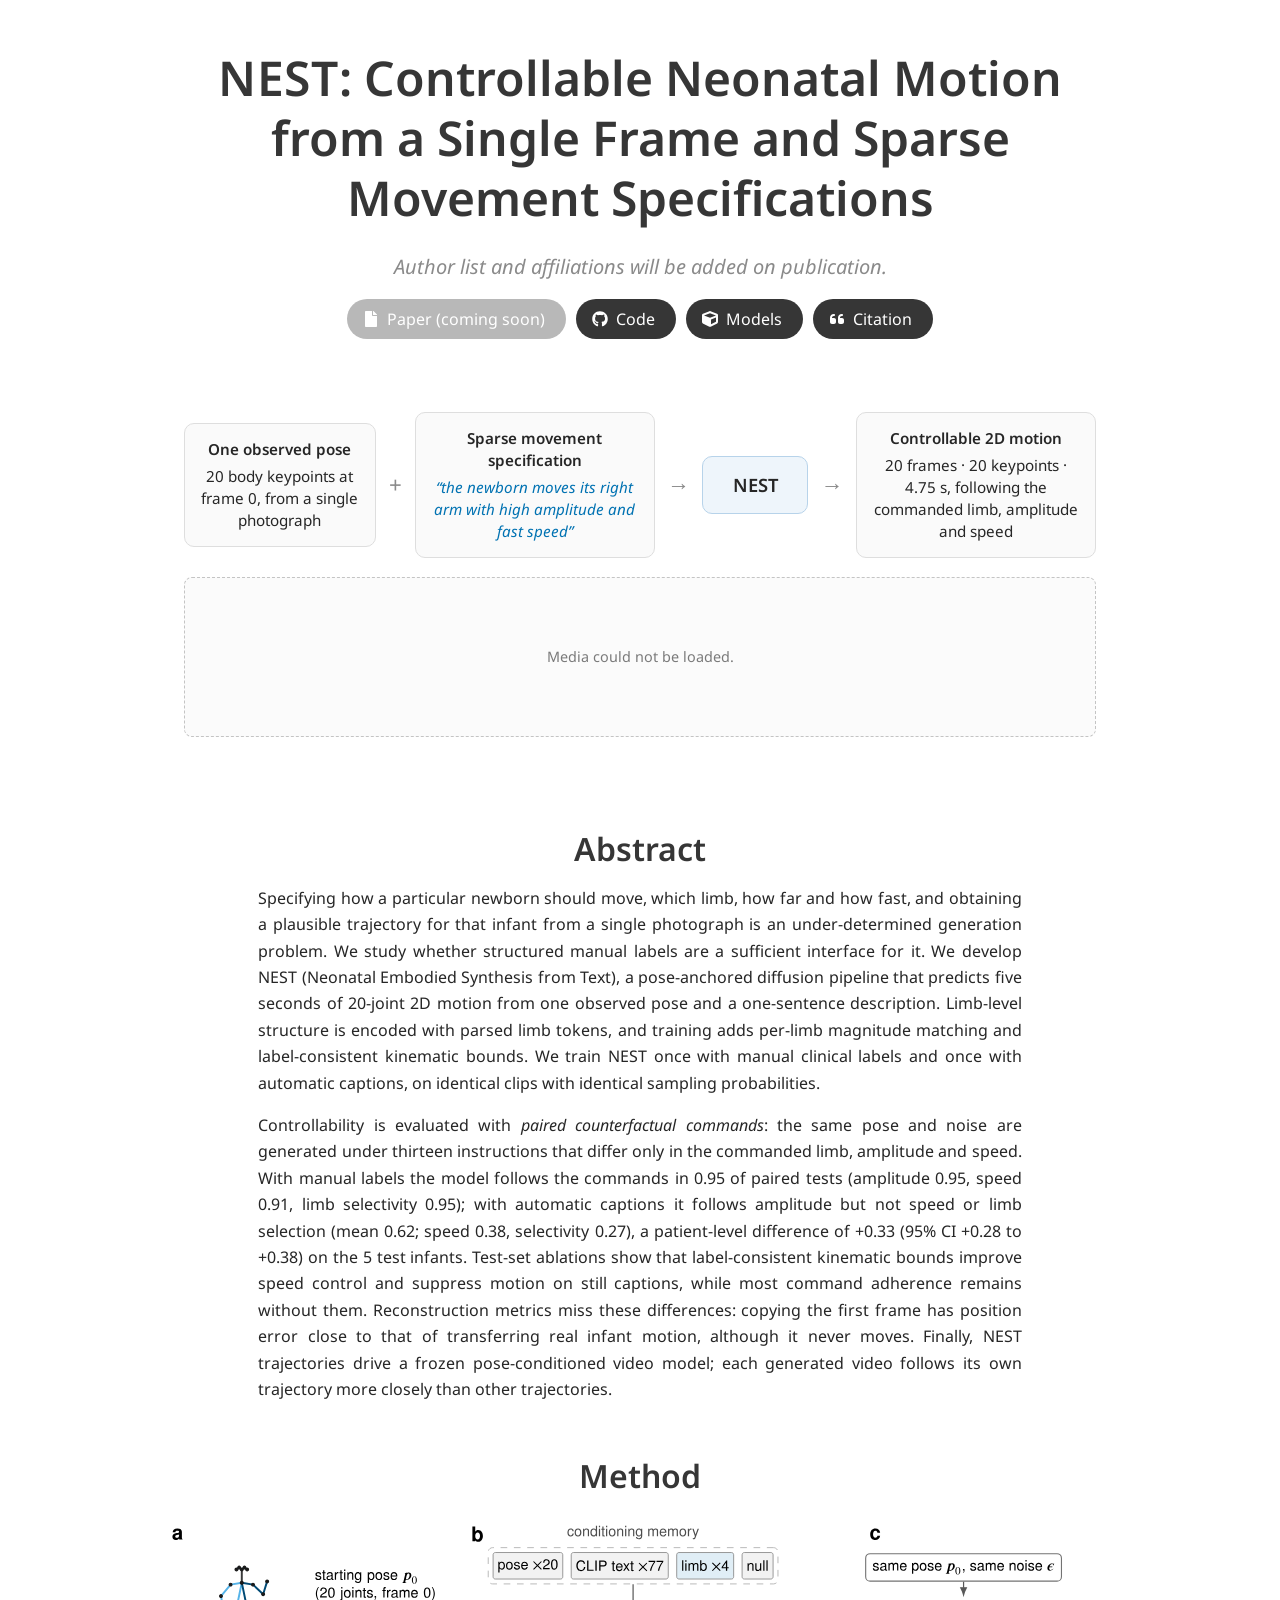
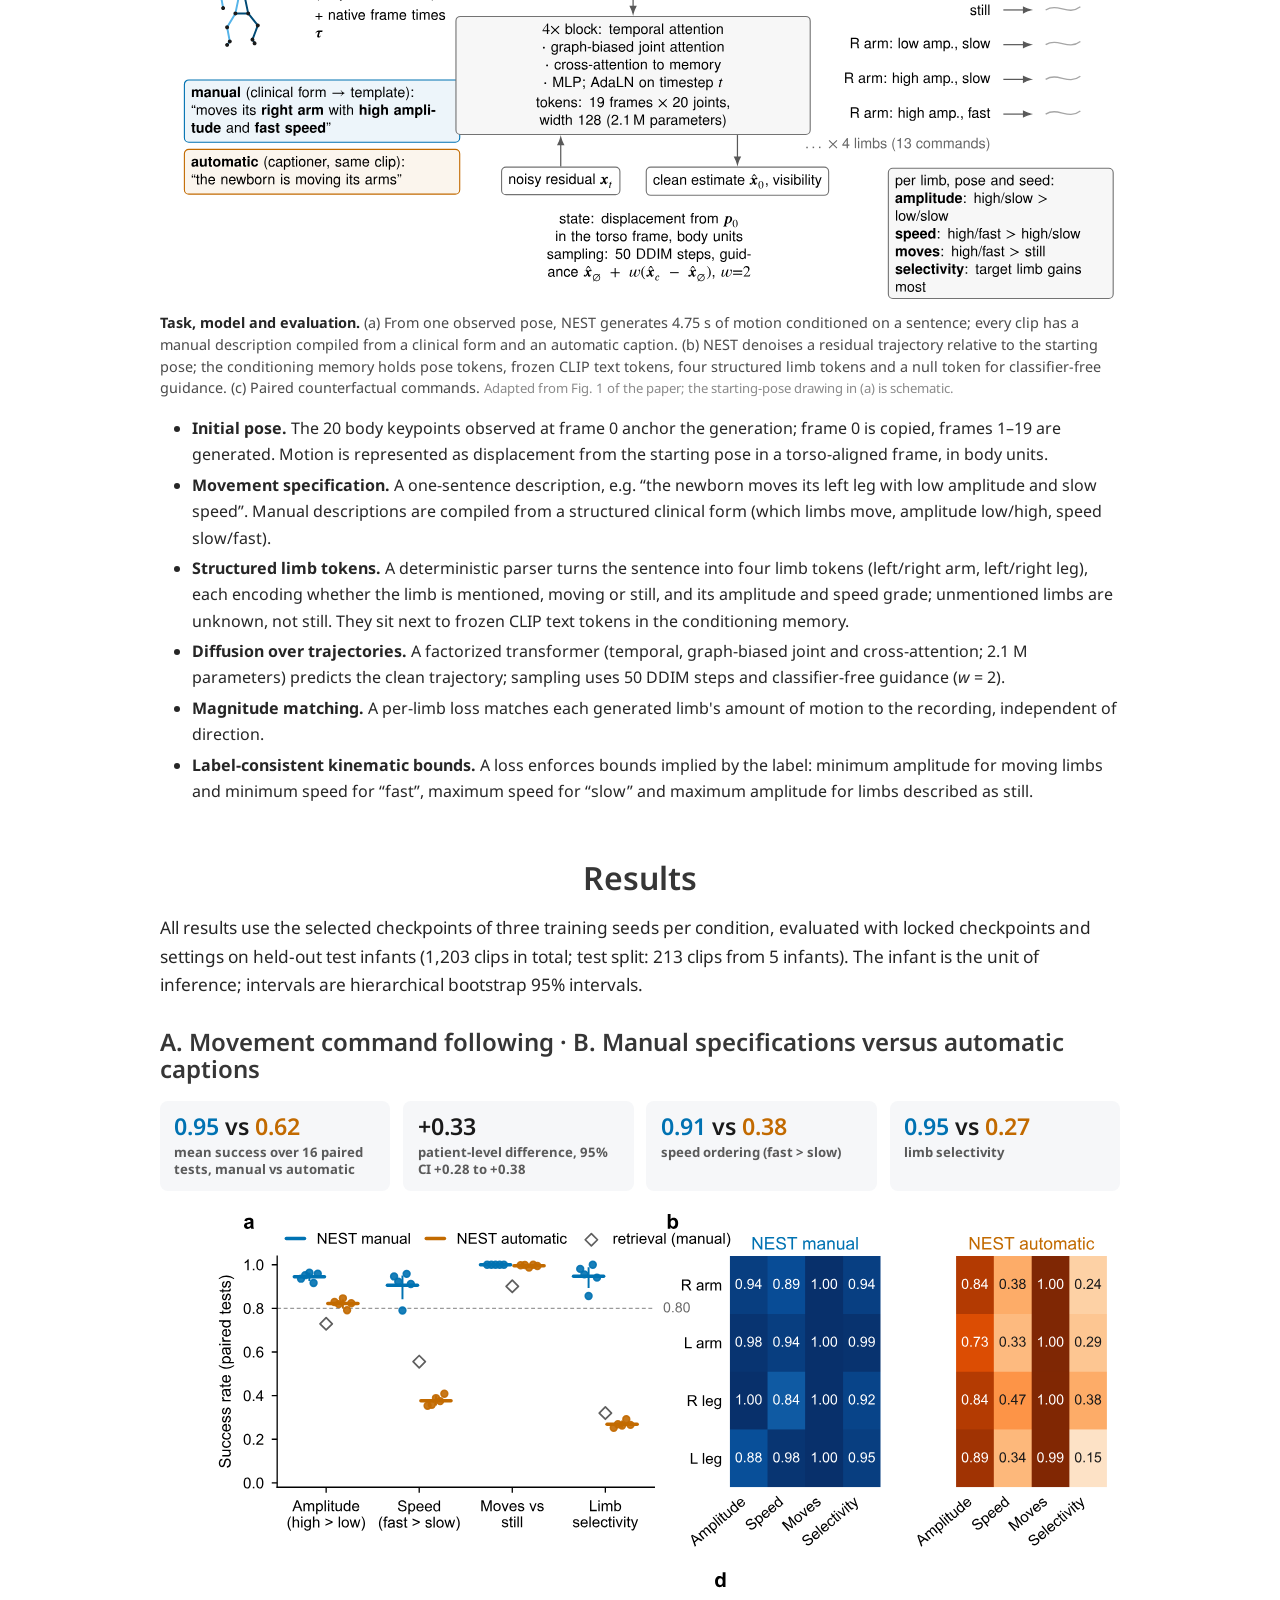
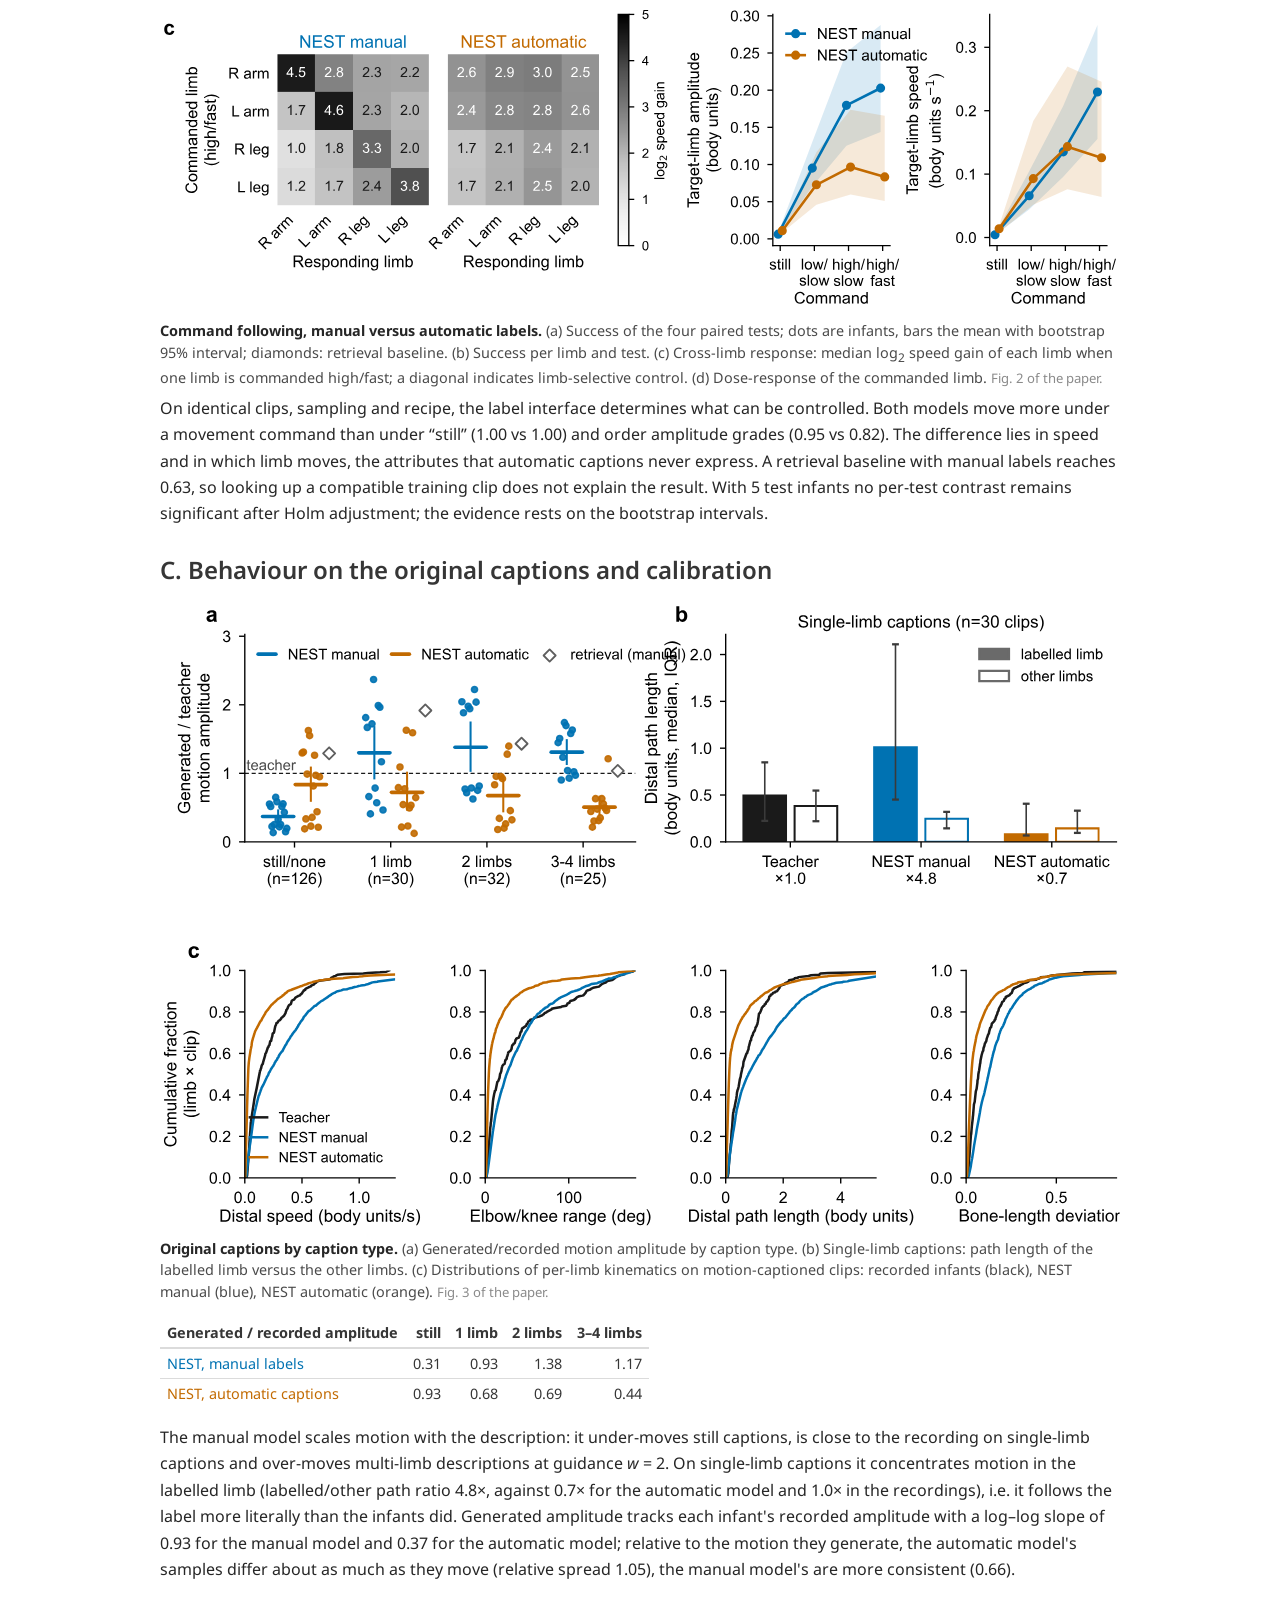
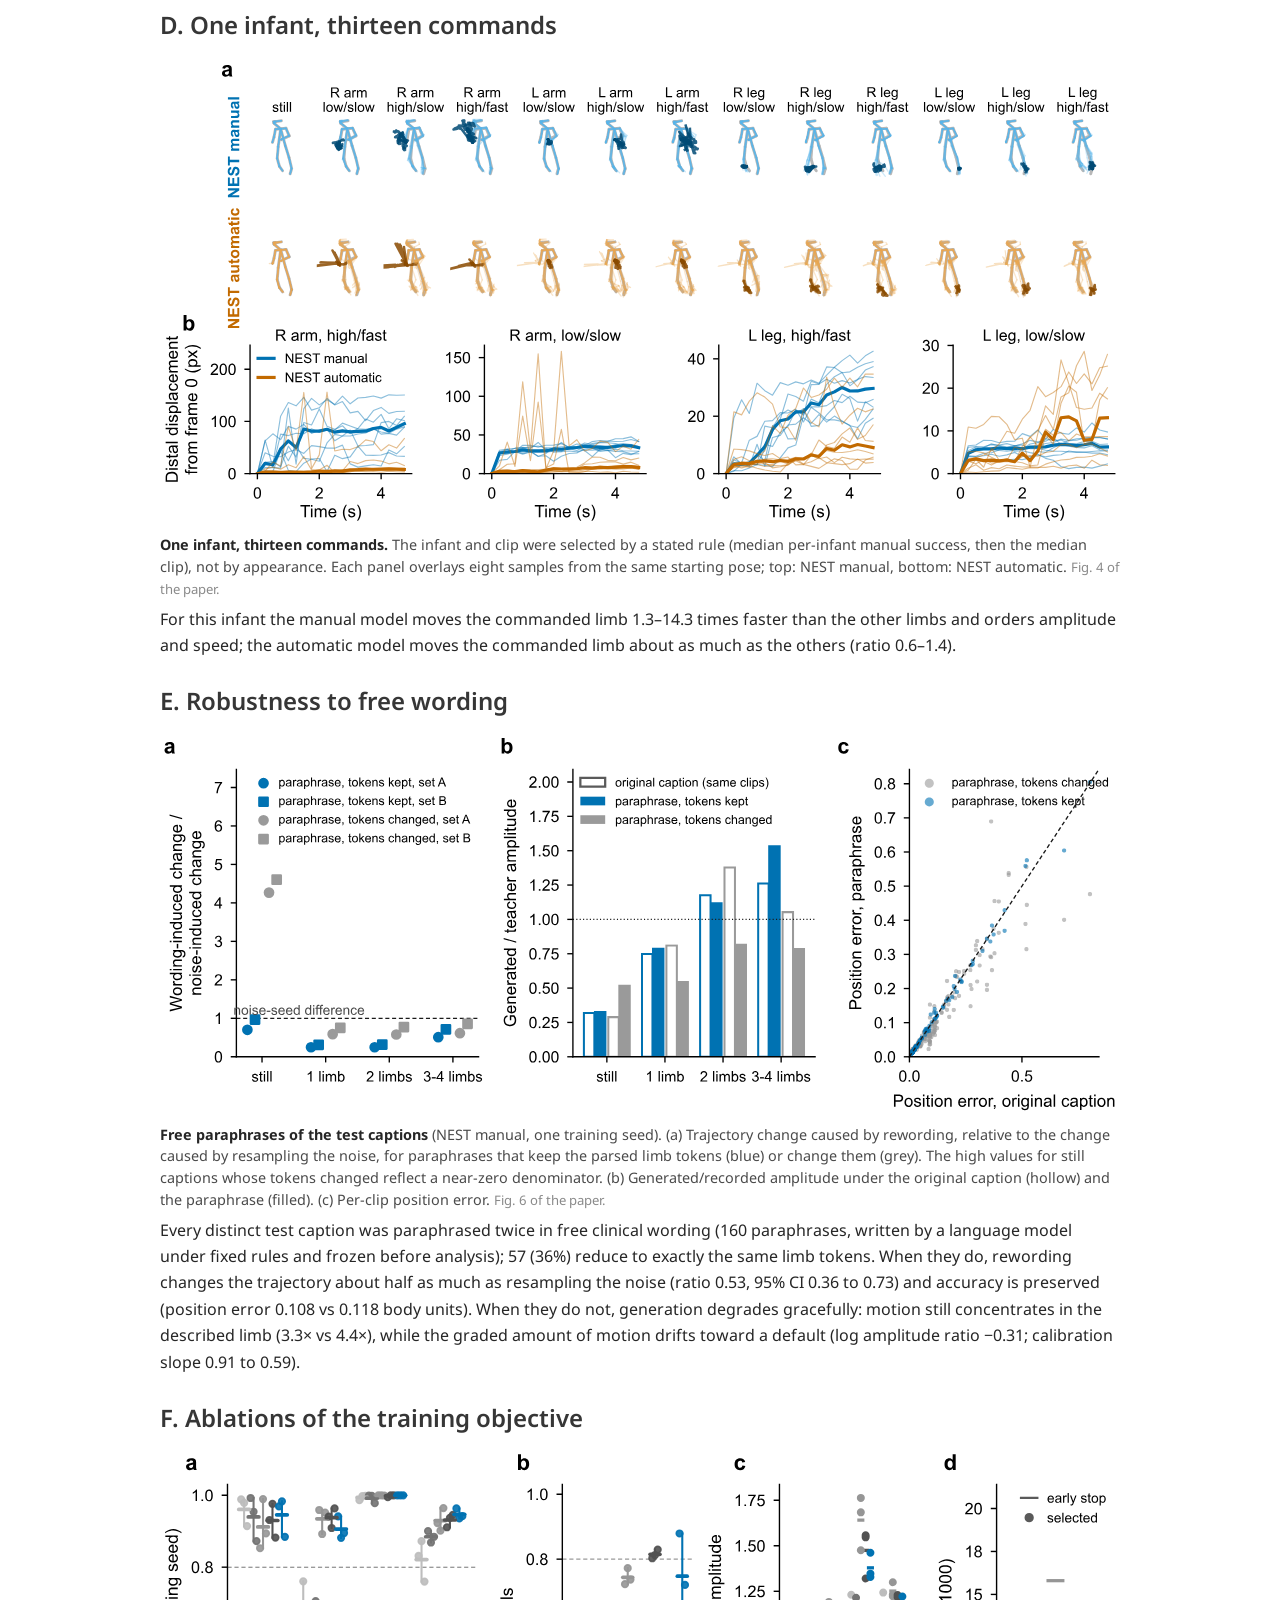
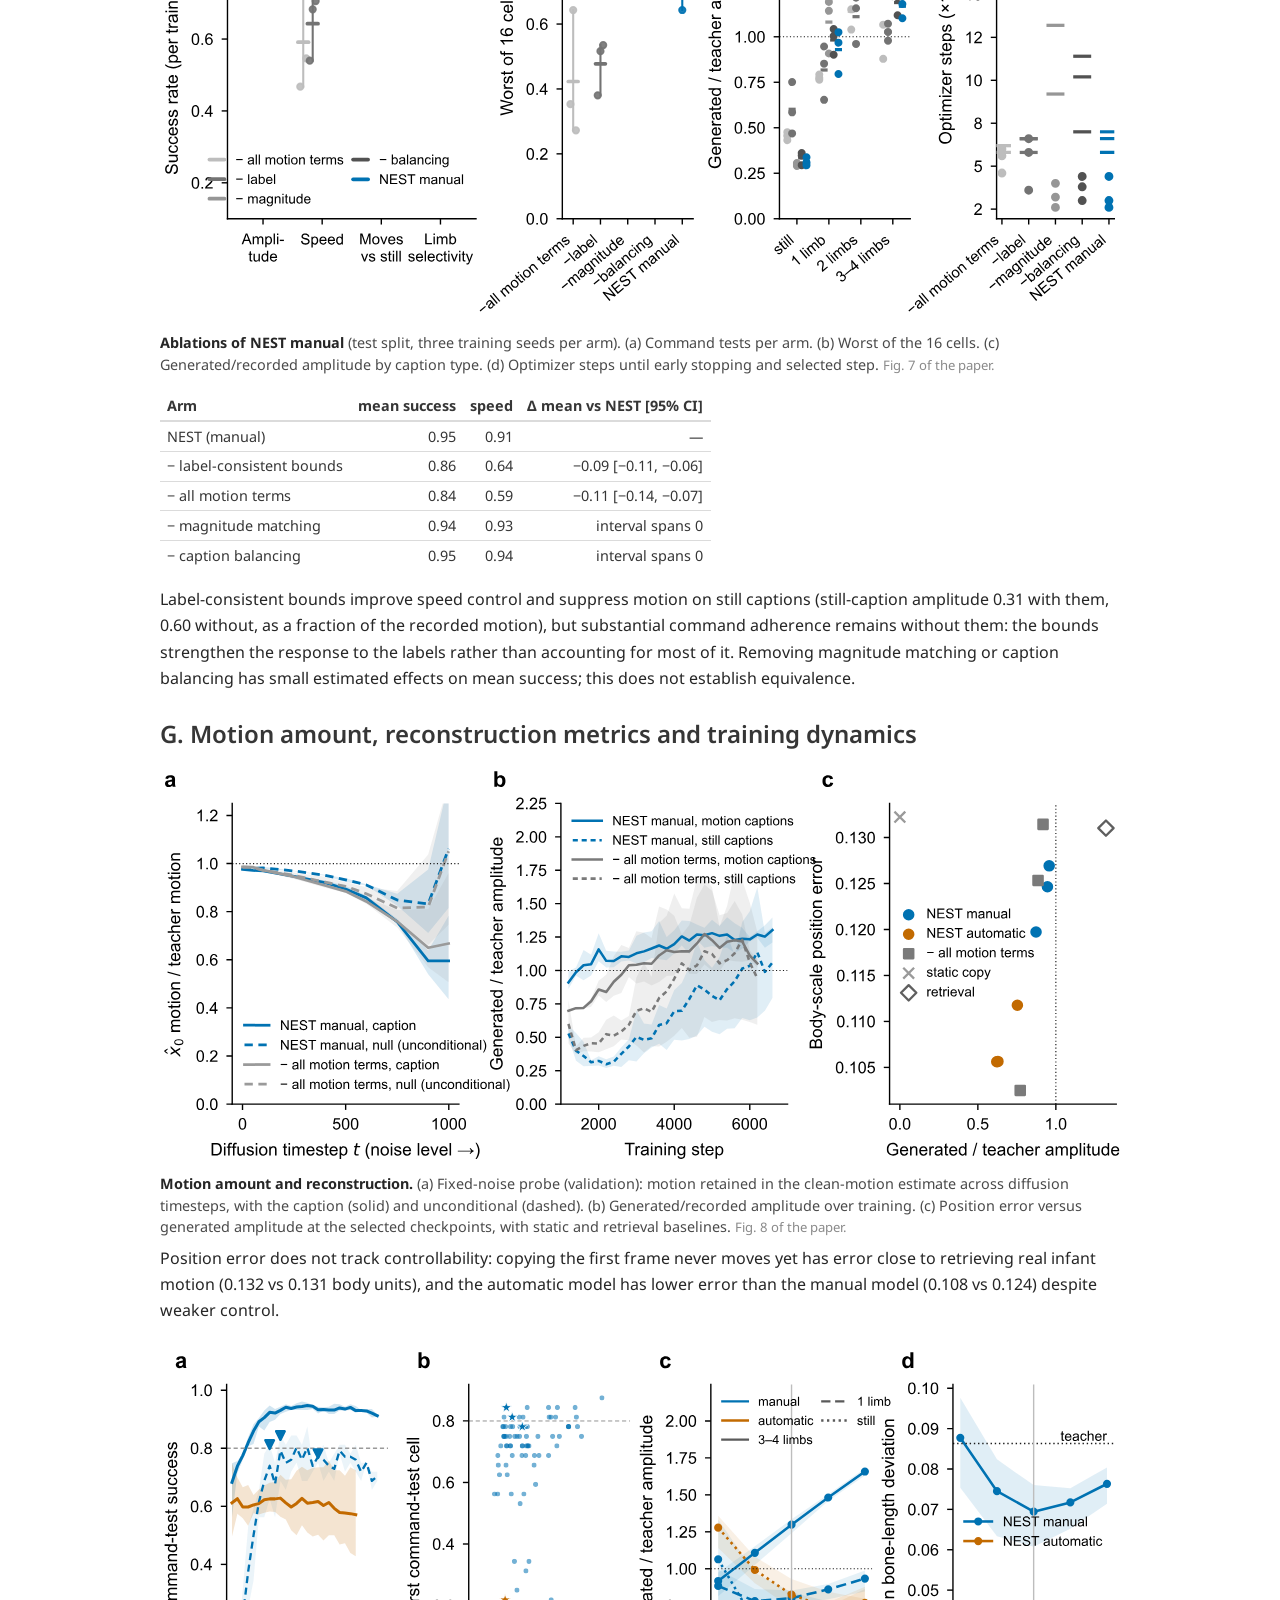
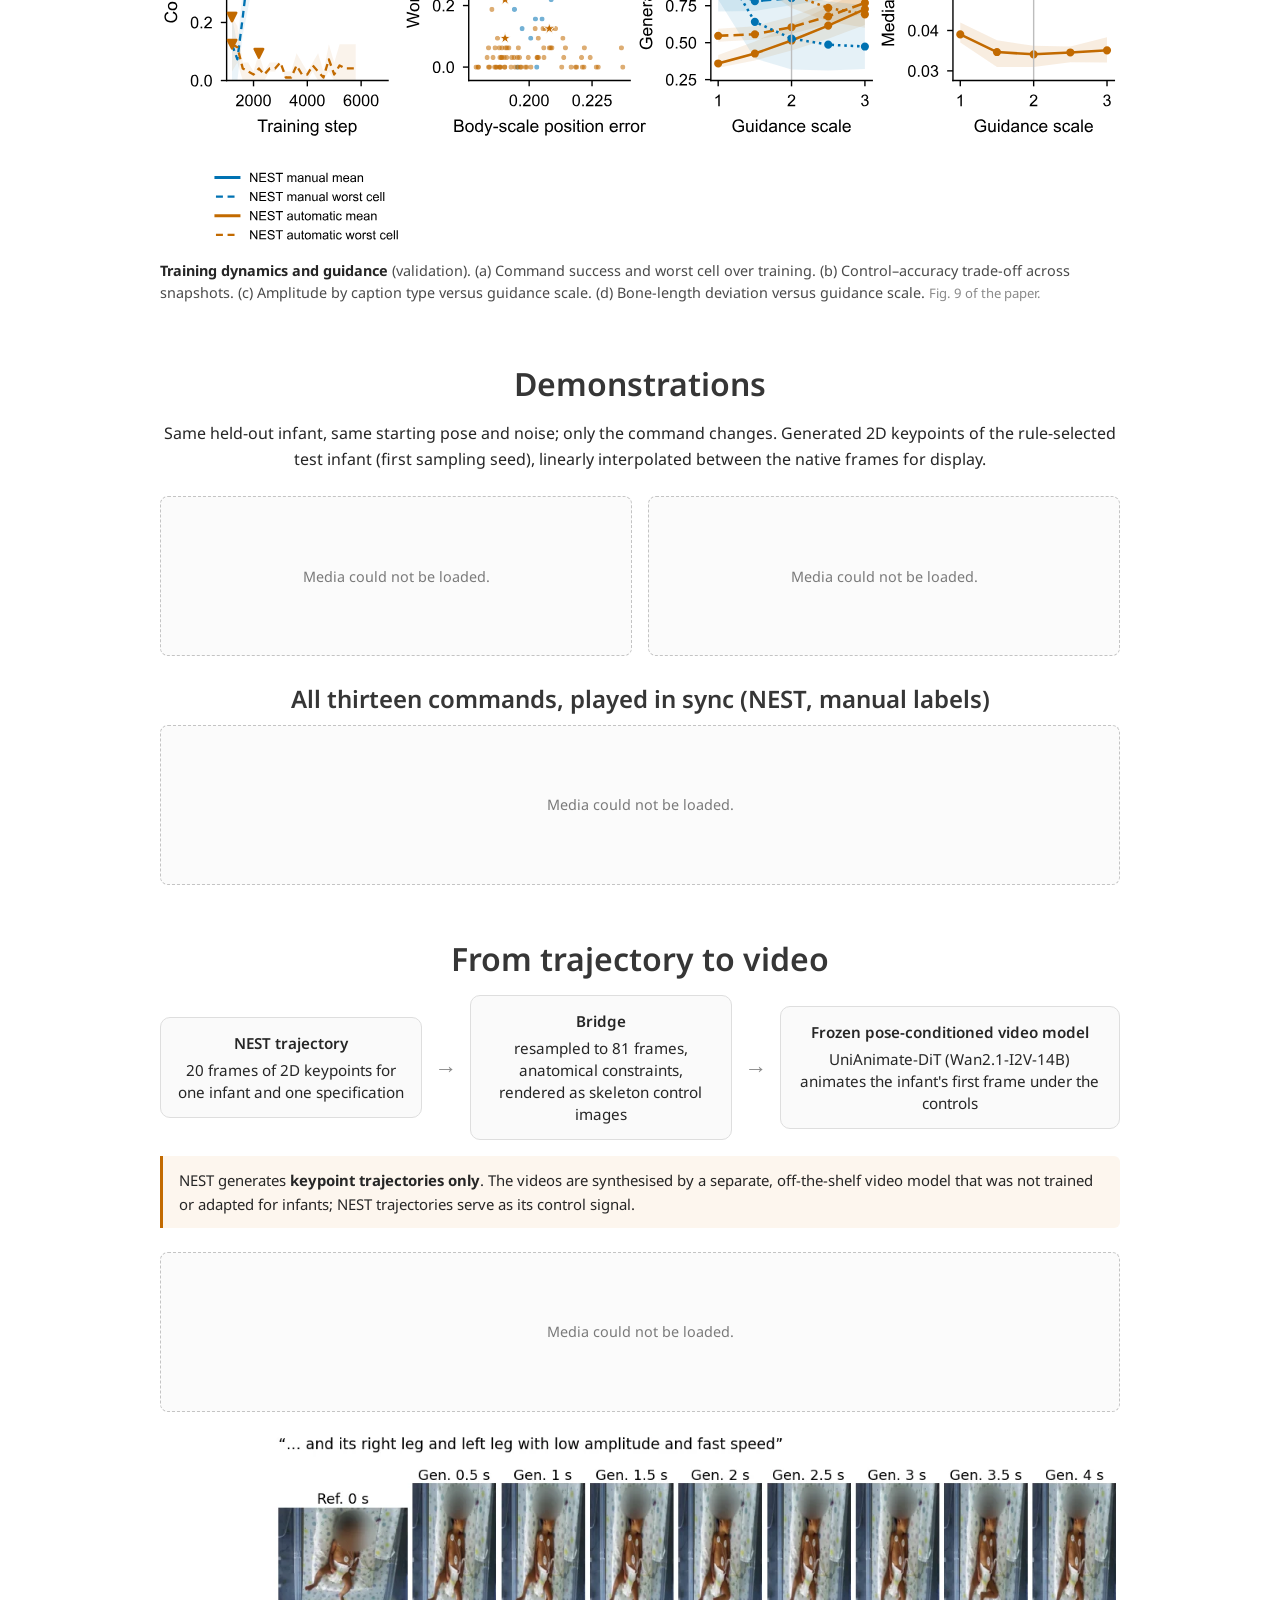
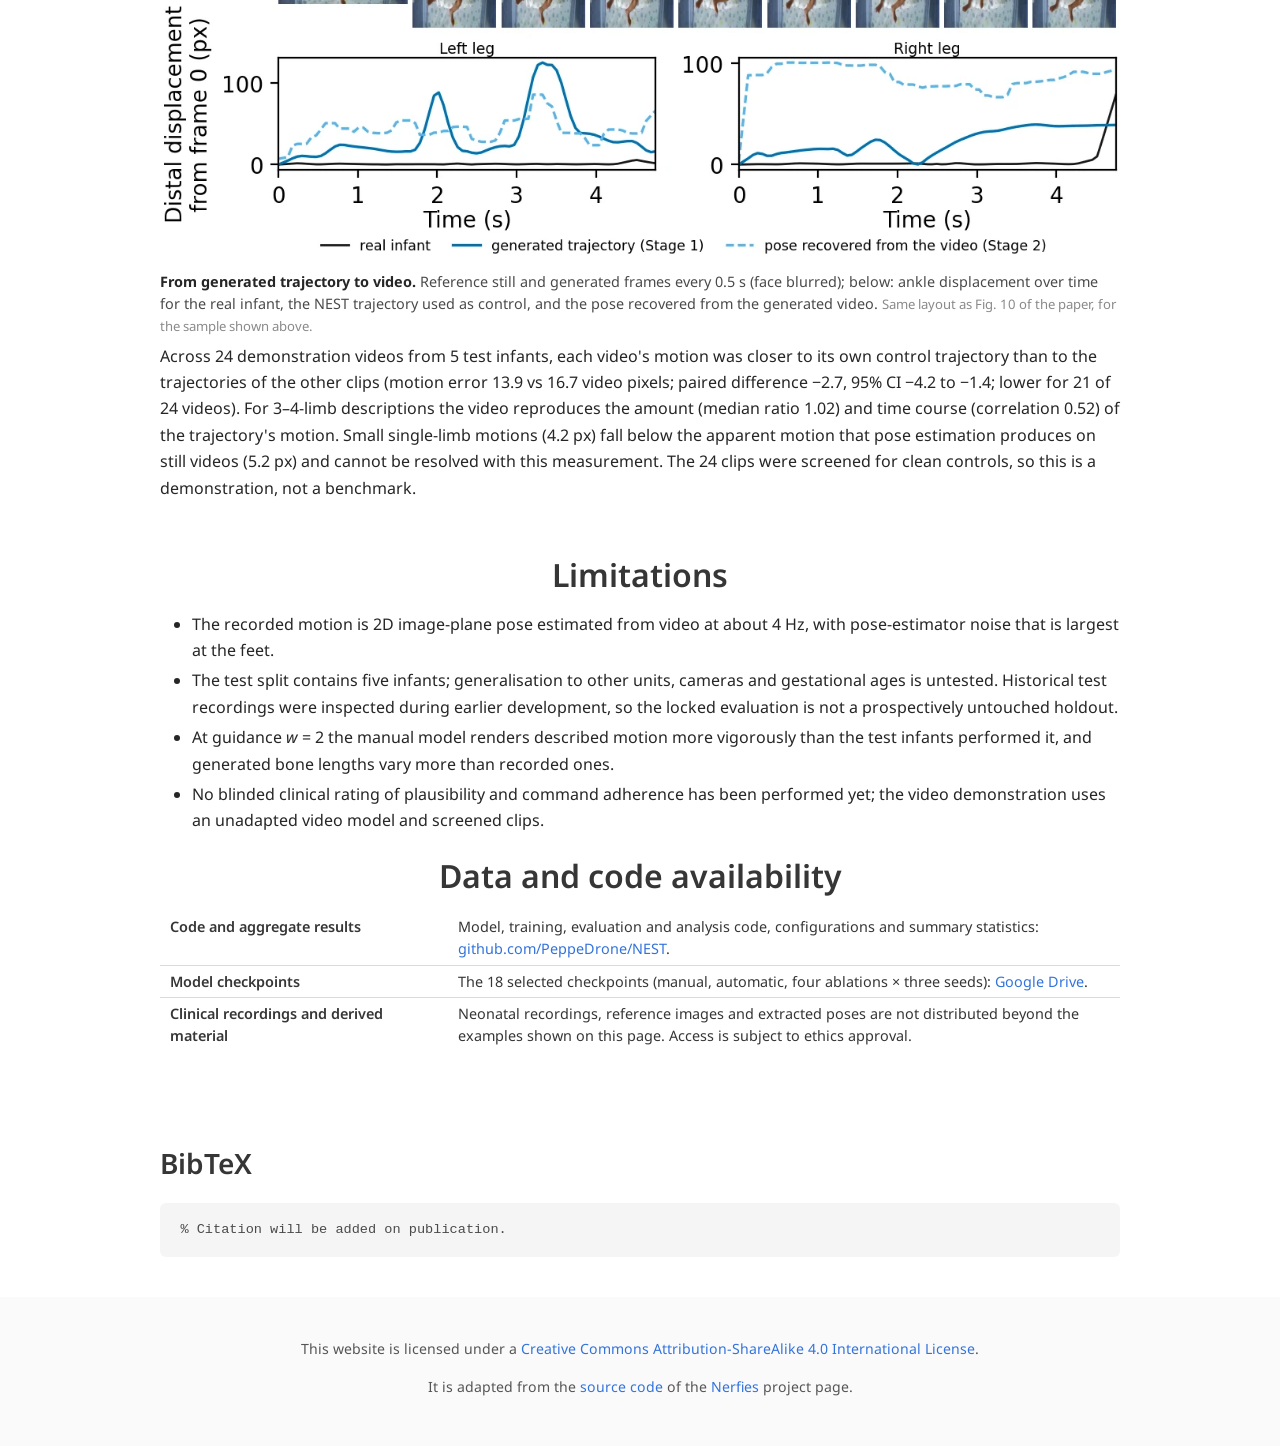
<file: project-page/index.html>
<!DOCTYPE html>
<html lang="en">
<head>
  <meta charset="utf-8">
  <meta name="viewport" content="width=device-width, initial-scale=1">
  <title>NEST: Controllable Neonatal Motion from a Single Frame and Sparse Movement Specifications</title>
  <meta name="description"
        content="NEST generates 4.75 s of 2D neonatal motion (20 frames, 20 body keypoints) from one observed pose and a sparse movement specification of limb, amplitude and speed.">
  <meta name="keywords"
        content="NEST, neonatal movement, infant motion generation, motion diffusion, controllable generation, classifier-free guidance, counterfactual evaluation, sparse movement specifications, pose-conditioned video">
  <meta property="og:type" content="website">
  <meta property="og:title" content="NEST: Controllable Neonatal Motion from a Single Frame and Sparse Movement Specifications">
  <meta property="og:description"
        content="Pose-anchored diffusion that turns one neonatal pose and a limb-level movement specification into a controllable 2D motion trajectory.">
  <meta property="og:url" content="https://peppedrone.github.io/NEST/">
  <meta property="og:image" content="https://peppedrone.github.io/NEST/static/images/og_image.png">
  <meta name="twitter:card" content="summary_large_image">
  <link rel="icon" href="./static/images/favicon.svg" type="image/svg+xml">

  <link href="https://fonts.googleapis.com/css2?family=Noto+Sans:wght@400;600;700&display=swap" rel="stylesheet">
  <link rel="stylesheet" href="./static/css/bulma.min.css">
  <link rel="stylesheet" href="./static/css/index.css">
  <script defer src="./static/js/index.js"></script>
</head>
<body>

<!-- ============================================================ HERO -->
<section class="hero">
  <div class="hero-body">
    <div class="container is-max-desktop">
      <div class="columns is-centered">
        <div class="column has-text-centered">
          <h1 class="title is-1 publication-title"><span class="nest">NEST</span>: Controllable Neonatal Motion from a Single Frame and Sparse Movement Specifications</h1>
          <div class="is-size-5 publication-authors">
            <span class="author-block placeholder-note">Author list and affiliations will be added on publication.</span>
          </div>

          <div class="column has-text-centered">
            <div class="publication-links">
              <span class="link-block">
                <a class="button is-normal is-rounded is-dark is-unavailable" aria-disabled="true" title="The paper is not yet publicly available">
                  <span class="icon"><svg viewBox="0 0 384 512" aria-hidden="true"><path d="M224 136V0H24C10.7 0 0 10.7 0 24v464c0 13.3 10.7 24 24 24h336c13.3 0 24-10.7 24-24V160H248c-13.2 0-24-10.8-24-24zm160-14.1v6.1H256V0h6.1c6.4 0 12.5 2.5 17 7l97.9 98c4.5 4.5 7 10.6 7 16.9z"/></svg></span>
                  <span>Paper (coming soon)</span>
                </a>
              </span>
              <span class="link-block">
                <a class="button is-normal is-rounded is-dark" href="https://github.com/PeppeDrone/NEST" title="Source code on GitHub">
                  <span class="icon"><svg viewBox="0 0 496 512" aria-hidden="true"><path d="M165.9 397.4c0 2-2.3 3.6-5.2 3.6-3.3.3-5.6-1.3-5.6-3.6 0-2 2.3-3.6 5.2-3.6 3-.3 5.6 1.3 5.6 3.6zm-31.1-4.5c-.7 2 1.3 4.3 4.3 4.9 2.6 1 5.6 0 6.2-2s-1.3-4.3-4.3-5.2c-2.6-.7-5.5.3-6.2 2.3zm44.2-1.7c-2.9.7-4.9 2.6-4.6 4.9.3 2 2.9 3.3 5.9 2.6 2.9-.7 4.9-2.6 4.6-4.6-.3-1.9-3-3.2-5.9-2.9zM244.8 8C106.1 8 0 113.3 0 252c0 110.9 69.8 205.8 169.5 239.2 12.8 2.3 17.3-5.6 17.3-12.1 0-6.2-.3-40.4-.3-61.4 0 0-70 15-84.7-29.8 0 0-11.4-29.1-27.8-36.6 0 0-22.9-15.7 1.6-15.4 0 0 24.9 2 38.6 25.8 21.9 38.6 58.6 27.5 72.9 20.9 2.3-16 8.8-27.1 16-33.7-55.9-6.2-112.3-14.3-112.3-110.5 0-27.5 7.6-41.3 23.6-58.9-2.6-6.5-11.1-33.3 2.6-67.9 20.9-6.5 69 27 69 27 20-5.6 41.5-8.5 62.8-8.5s42.8 2.9 62.8 8.5c0 0 48.1-33.6 69-27 13.7 34.7 5.2 61.4 2.6 67.9 16 17.7 25.8 31.5 25.8 58.9 0 96.5-58.9 104.2-114.8 110.5 9.2 7.9 17 22.9 17 46.4 0 33.7-.3 75.4-.3 83.6 0 6.5 4.6 14.4 17.3 12.1C428.2 457.8 496 362.9 496 252 496 113.3 383.5 8 244.8 8z"/></svg></span>
                  <span>Code</span>
                </a>
              </span>
              <span class="link-block">
                <a class="button is-normal is-rounded is-dark" href="https://drive.google.com/drive/folders/1BlRaFzRa4hc5OnOmqcCp1vNBXxn5VZ5T" title="Trained checkpoints (Google Drive)">
                  <span class="icon"><svg viewBox="0 0 512 512" aria-hidden="true"><path d="M239.1 6.3l-208 78c-18.7 7-31.1 25-31.1 45v225.1c0 18.2 10.3 34.8 26.5 42.9l208 104c13.5 6.8 29.4 6.8 42.9 0l208-104c16.3-8.1 26.5-24.8 26.5-42.9V129.3c0-20-12.4-37.9-31.1-44.9l-208-78C262 2.2 250 2.2 239.1 6.3zM256 68.4l192 72v1.1l-192 78-192-78v-1.1l192-72zm32 356V275.5l160-65v133.9l-160 80z"/></svg></span>
                  <span>Models</span>
                </a>
              </span>
              <span class="link-block">
                <a class="button is-normal is-rounded is-dark" href="#BibTeX">
                  <span class="icon"><svg viewBox="0 0 448 512" aria-hidden="true"><path d="M0 216C0 149.7 53.7 96 120 96h8c17.7 0 32 14.3 32 32s-14.3 32-32 32h-8c-30.9 0-56 25.1-56 56v8h64c35.3 0 64 28.7 64 64v64c0 35.3-28.7 64-64 64H64c-35.3 0-64-28.7-64-64V216zm256 0c0-66.3 53.7-120 120-120h8c17.7 0 32 14.3 32 32s-14.3 32-32 32h-8c-30.9 0-56 25.1-56 56v8h64c35.3 0 64 28.7 64 64v64c0 35.3-28.7 64-64 64H320c-35.3 0-64-28.7-64-64V216z"/></svg></span>
                  <span>Citation</span>
                </a>
              </span>
            </div>
          </div>
        </div>
      </div>
    </div>
  </div>
</section>

<!-- ============================================================ TEASER -->
<section class="hero teaser">
  <div class="container is-max-desktop">
    <div class="hero-body" style="padding-top:0">
      <div class="teaser-flow is-main">
        <div class="flow-box"><div class="flow-title">One observed pose</div>20 body keypoints at frame&nbsp;0, from a single photograph</div>
        <div class="flow-arrow" aria-hidden="true">+</div>
        <div class="flow-box"><div class="flow-title">Sparse movement specification</div><span class="spec">“the newborn moves its right arm with high amplitude and fast speed”</span></div>
        <div class="flow-arrow" aria-hidden="true">&#8594;</div>
        <div class="flow-box is-model">NEST</div>
        <div class="flow-arrow" aria-hidden="true">&#8594;</div>
        <div class="flow-box"><div class="flow-title">Controllable 2D motion</div>20 frames &middot; 20 keypoints &middot; 4.75&nbsp;s, following the commanded limb, amplitude and speed</div>
      </div>
      <figure class="paper-figure restricted">
        <div class="demo-pair restricted-content">
          <div class="demo-cell">
            <video autoplay muted loop playsinline data-sync="teaser" preload="auto">
              <source src="./static/videos/commands/manual_still.mp4" type="video/mp4">
            </video>
            <div class="demo-label">“the newborn is lying still”</div>
          </div>
          <div class="demo-cell">
            <video autoplay muted loop playsinline data-sync="teaser" preload="auto">
              <source src="./static/videos/commands/manual_right_arm_high_fast.mp4" type="video/mp4">
            </video>
            <div class="demo-label">“… moves its right arm with high amplitude and fast speed”</div>
          </div>
        </div>
        <div class="placeholder">Media could not be loaded.</div>
        <figcaption class="has-text-centered">Same starting pose, same noise, two commands: NEST moves the commanded limb (dark) and keeps the rest of the body close to its starting pose (grey).</figcaption>
      </figure>
    </div>
  </div>
</section>

<!-- ============================================================ ABSTRACT -->
<section class="section">
  <div class="container is-max-desktop">
    <div class="columns is-centered has-text-centered">
      <div class="column is-four-fifths">
        <h2 class="title is-3">Abstract</h2>
        <div class="content has-text-justified">
          <p>
            Specifying how a particular newborn should move, which limb, how far and how fast, and obtaining a plausible
            trajectory for that infant from a single photograph is an under-determined generation problem. We study whether
            structured manual labels are a sufficient interface for it. We develop NEST (Neonatal Embodied Synthesis from Text),
            a pose-anchored diffusion pipeline that predicts five seconds of 20-joint 2D motion from one observed pose and a
            one-sentence description. Limb-level structure is encoded with parsed limb tokens, and training adds per-limb
            magnitude matching and label-consistent kinematic bounds. We train NEST once with manual clinical labels and once
            with automatic captions, on identical clips with identical sampling probabilities.
          </p>
          <p>
            Controllability is evaluated with <em>paired counterfactual commands</em>: the same pose and noise are generated under
            thirteen instructions that differ only in the commanded limb, amplitude and speed. With manual labels the model follows
            the commands in <span class="num" data-key="succMan">0.95</span> of paired tests (amplitude
            <span class="num" data-key="succManAmp">0.95</span>, speed <span class="num" data-key="succManSpeed">0.91</span>, limb selectivity
            <span class="num" data-key="succManSel">0.95</span>); with automatic captions it follows amplitude but not speed or limb
            selection (mean <span class="num" data-key="succAuto">0.62</span>; speed <span class="num" data-key="succAutoSpeed">0.38</span>,
            selectivity <span class="num" data-key="succAutoSel">0.27</span>), a patient-level difference of
            <span class="num" data-key="primDiff">+0.33</span> (95% CI <span class="num" data-key="primLo">+0.28</span> to
            <span class="num" data-key="primHi">+0.38</span>) on the <span class="num" data-key="primNpat">5</span> test infants.
            Test-set ablations show that label-consistent kinematic bounds improve speed control and suppress motion on still
            captions, while most command adherence remains without them. Reconstruction metrics miss these differences: copying
            the first frame has position error close to that of transferring real infant motion, although it never moves.
            Finally, NEST trajectories drive a frozen pose-conditioned video model; each generated video follows its own trajectory
            more closely than other trajectories.
          </p>
        </div>
      </div>
    </div>
  </div>
</section>

<!-- ============================================================ METHOD -->
<section class="section is-tight">
  <div class="container is-max-desktop">
    <h2 class="title is-3 has-text-centered">Method</h2>
    <figure class="paper-figure">
      <img src="./static/images/fig1_method.svg" alt="Task, NEST architecture and paired counterfactual evaluation protocol" loading="lazy">
      <figcaption><b>Task, model and evaluation.</b> (a) From one observed pose, NEST generates 4.75&nbsp;s of motion conditioned on a sentence; every clip has a manual description compiled from a clinical form and an automatic caption. (b) NEST denoises a residual trajectory relative to the starting pose; the conditioning memory holds pose tokens, frozen CLIP text tokens, four structured limb tokens and a null token for classifier-free guidance. (c) Paired counterfactual commands. <span class="figure-source">Adapted from Fig.&nbsp;1 of the paper; the starting-pose drawing in (a) is schematic.</span></figcaption>
    </figure>
    <div class="content">
      <ul>
        <li><b>Initial pose.</b> The 20 body keypoints observed at frame&nbsp;0 anchor the generation; frame&nbsp;0 is copied, frames 1–19 are generated. Motion is represented as displacement from the starting pose in a torso-aligned frame, in body units.</li>
        <li><b>Movement specification.</b> A one-sentence description, e.g. “the newborn moves its left leg with low amplitude and slow speed”. Manual descriptions are compiled from a structured clinical form (which limbs move, amplitude low/high, speed slow/fast).</li>
        <li><b>Structured limb tokens.</b> A deterministic parser turns the sentence into four limb tokens (left/right arm, left/right leg), each encoding whether the limb is mentioned, moving or still, and its amplitude and speed grade; unmentioned limbs are unknown, not still. They sit next to frozen CLIP text tokens in the conditioning memory.</li>
        <li><b>Diffusion over trajectories.</b> A factorized transformer (temporal, graph-biased joint and cross-attention; 2.1&nbsp;M parameters) predicts the clean trajectory; sampling uses 50 DDIM steps and classifier-free guidance (<i>w</i>&nbsp;=&nbsp;2).</li>
        <li><b>Magnitude matching.</b> A per-limb loss matches each generated limb's amount of motion to the recording, independent of direction.</li>
        <li><b>Label-consistent kinematic bounds.</b> A loss enforces bounds implied by the label: minimum amplitude for moving limbs and minimum speed for “fast”, maximum speed for “slow” and maximum amplitude for limbs described as still.</li>
      </ul>
    </div>
  </div>
</section>

<!-- ============================================================ RESULTS -->
<section class="section is-tight">
  <div class="container is-max-desktop">
    <h2 class="title is-3 has-text-centered">Results</h2>
    <div class="content">
      <p class="lead">All results use the selected checkpoints of three training seeds per condition, evaluated with locked checkpoints and settings on held-out test infants
      (1,203 clips in total; test split: 213 clips from 5 infants). The infant is the unit of inference; intervals are hierarchical bootstrap 95% intervals.</p>
    </div>

    <h3 class="title is-4">A. Movement command following &middot; B. Manual specifications versus automatic captions</h3>
    <div class="keynums">
      <div class="keynum"><div class="value"><span class="manual-c num" data-key="succMan">0.95</span> vs <span class="auto-c num" data-key="succAuto">0.62</span></div><div class="label">mean success over 16 paired tests, manual vs automatic</div></div>
      <div class="keynum"><div class="value"><span class="num" data-key="primDiff">+0.33</span></div><div class="label">patient-level difference, 95% CI <span class="num" data-key="primLo">+0.28</span> to <span class="num" data-key="primHi">+0.38</span></div></div>
      <div class="keynum"><div class="value"><span class="manual-c num" data-key="succManSpeed">0.91</span> vs <span class="auto-c num" data-key="succAutoSpeed">0.38</span></div><div class="label">speed ordering (fast &gt; slow)</div></div>
      <div class="keynum"><div class="value"><span class="manual-c num" data-key="succManSel">0.95</span> vs <span class="auto-c num" data-key="succAutoSel">0.27</span></div><div class="label">limb selectivity</div></div>
    </div>
    <figure class="paper-figure">
      <img src="./static/images/fig2_command_following.svg" alt="Command following, manual versus automatic labels" loading="lazy">
      <figcaption><b>Command following, manual versus automatic labels.</b> (a) Success of the four paired tests; dots are infants, bars the mean with bootstrap 95% interval; diamonds: retrieval baseline. (b) Success per limb and test. (c) Cross-limb response: median log<sub>2</sub> speed gain of each limb when one limb is commanded high/fast; a diagonal indicates limb-selective control. (d) Dose-response of the commanded limb. <span class="figure-source">Fig.&nbsp;2 of the paper.</span></figcaption>
    </figure>
    <div class="content">
      <p>On identical clips, sampling and recipe, the label interface determines what can be controlled. Both models move more under a movement command than under “still” (<span class="num" data-key="succManMoves">1.00</span> vs <span class="num" data-key="succAutoMoves">1.00</span>) and order amplitude grades (<span class="num" data-key="succManAmp">0.95</span> vs <span class="num" data-key="succAutoAmp">0.82</span>). The difference lies in speed and in which limb moves, the attributes that automatic captions never express. A retrieval baseline with manual labels reaches <span class="num" data-key="succRetMan">0.63</span>, so looking up a compatible training clip does not explain the result. With <span class="num" data-key="primNpat">5</span> test infants no per-test contrast remains significant after Holm adjustment; the evidence rests on the bootstrap intervals.</p>
    </div>

    <h3 class="title is-4">C. Behaviour on the original captions and calibration</h3>
    <figure class="paper-figure">
      <img src="./static/images/fig3_caption_types.svg" alt="Behaviour on the original captions by caption type" loading="lazy">
      <figcaption><b>Original captions by caption type.</b> (a) Generated/recorded motion amplitude by caption type. (b) Single-limb captions: path length of the labelled limb versus the other limbs. (c) Distributions of per-limb kinematics on motion-captioned clips: recorded infants (black), NEST manual (blue), NEST automatic (orange). <span class="figure-source">Fig.&nbsp;3 of the paper.</span></figcaption>
    </figure>
    <div class="table-wrap">
      <table class="table compact is-narrow is-hoverable">
        <thead><tr><th>Generated / recorded amplitude</th><th class="num">still</th><th class="num">1 limb</th><th class="num">2 limbs</th><th class="num">3–4 limbs</th></tr></thead>
        <tbody>
          <tr><td class="manual-c">NEST, manual labels</td><td class="num"><span class="num" data-key="ampRatioManStill">0.31</span></td><td class="num"><span class="num" data-key="ampRatioManOne">0.93</span></td><td class="num"><span class="num" data-key="ampRatioManTwo">1.38</span></td><td class="num"><span class="num" data-key="ampRatioManMulti">1.17</span></td></tr>
          <tr><td class="auto-c">NEST, automatic captions</td><td class="num"><span class="num" data-key="ampRatioAutoStill">0.93</span></td><td class="num"><span class="num" data-key="ampRatioAutoOne">0.68</span></td><td class="num"><span class="num" data-key="ampRatioAutoTwo">0.69</span></td><td class="num"><span class="num" data-key="ampRatioAutoMulti">0.44</span></td></tr>
        </tbody>
      </table>
    </div>
    <div class="content">
      <p>The manual model scales motion with the description: it under-moves still captions, is close to the recording on single-limb captions and over-moves multi-limb descriptions at guidance <i>w</i>&nbsp;=&nbsp;2. On single-limb captions it concentrates motion in the labelled limb (labelled/other path ratio <span class="num" data-key="selRatioMan">4.8</span>×, against <span class="num" data-key="selRatioAuto">0.7</span>× for the automatic model and <span class="num" data-key="selRatioTeach">1.0</span>× in the recordings), i.e. it follows the label more literally than the infants did. Generated amplitude tracks each infant's recorded amplitude with a log–log slope of <span class="num" data-key="calManSlope">0.93</span> for the manual model and <span class="num" data-key="calAutoSlope">0.37</span> for the automatic model; relative to the motion they generate, the automatic model's samples differ about as much as they move (relative spread <span class="num" data-key="calAutoRelSpread">1.05</span>), the manual model's are more consistent (<span class="num" data-key="calManRelSpread">0.66</span>).</p>
    </div>

    <h3 class="title is-4">D. One infant, thirteen commands</h3>
    <figure class="paper-figure restricted">
      <img src="./static/images/fig4_single_infant.svg" alt="One infant under thirteen commands" loading="lazy">
      <div class="placeholder">Media could not be loaded.</div>
      <figcaption><b>One infant, thirteen commands.</b> The infant and clip were selected by a stated rule (median per-infant manual success, then the median clip), not by appearance. Each panel overlays eight samples from the same starting pose; top: NEST manual, bottom: NEST automatic. <span class="figure-source">Fig.&nbsp;4 of the paper.</span></figcaption>
    </figure>
    <div class="content">
      <p>For this infant the manual model moves the commanded limb <span class="num" data-key="heroSelManLo">1.3</span>–<span class="num" data-key="heroSelManHi">14.3</span> times faster than the other limbs and orders amplitude and speed; the automatic model moves the commanded limb about as much as the others (ratio <span class="num" data-key="heroSelAutoLo">0.6</span>–<span class="num" data-key="heroSelAutoHi">1.4</span>).</p>
    </div>

    <h3 class="title is-4">E. Robustness to free wording</h3>
    <figure class="paper-figure">
      <img src="./static/images/fig9_paraphrase.svg" alt="Free paraphrases of the test captions" loading="lazy">
      <figcaption><b>Free paraphrases of the test captions</b> (NEST manual, one training seed). (a) Trajectory change caused by rewording, relative to the change caused by resampling the noise, for paraphrases that keep the parsed limb tokens (blue) or change them (grey). The high values for still captions whose tokens changed reflect a near-zero denominator. (b) Generated/recorded amplitude under the original caption (hollow) and the paraphrase (filled). (c) Per-clip position error. <span class="figure-source">Fig.&nbsp;6 of the paper.</span></figcaption>
    </figure>
    <div class="content">
      <p>Every distinct test caption was paraphrased twice in free clinical wording (<span class="num" data-key="paraN">160</span> paraphrases, written by a language model under fixed rules and frozen before analysis); <span class="num" data-key="paraNMatch">57</span> (<span class="num" data-key="paraMatchPct">36</span>%) reduce to exactly the same limb tokens. When they do, rewording changes the trajectory about half as much as resampling the noise (ratio <span class="num" data-key="paraKeptChange">0.53</span>, 95% CI <span class="num" data-key="paraKeptChangeLo">0.36</span> to <span class="num" data-key="paraKeptChangeHi">0.73</span>) and accuracy is preserved (position error <span class="num" data-key="paraKeptErrOrig">0.108</span> vs <span class="num" data-key="paraKeptErrPara">0.118</span> body units). When they do not, generation degrades gracefully: motion still concentrates in the described limb (<span class="num" data-key="paraChangedSelPara">3.3</span>× vs <span class="num" data-key="paraChangedSelOrig">4.4</span>×), while the graded amount of motion drifts toward a default (log amplitude ratio <span class="num" data-key="paraChangeddLogAmp">−0.31</span>; calibration slope <span class="num" data-key="paraChangedSlopeOrig">0.91</span> to <span class="num" data-key="paraChangedSlopePara">0.59</span>).</p>
    </div>

    <h3 class="title is-4">F. Ablations of the training objective</h3>
    <figure class="paper-figure">
      <img src="./static/images/fig7_ablations.svg" alt="Ablations of NEST manual" loading="lazy">
      <figcaption><b>Ablations of NEST manual</b> (test split, three training seeds per arm). (a) Command tests per arm. (b) Worst of the 16 cells. (c) Generated/recorded amplitude by caption type. (d) Optimizer steps until early stopping and selected step. <span class="figure-source">Fig.&nbsp;7 of the paper.</span></figcaption>
    </figure>
    <div class="table-wrap">
      <table class="table compact is-narrow is-hoverable">
        <thead><tr><th>Arm</th><th class="num">mean success</th><th class="num">speed</th><th class="num">Δ mean vs NEST [95% CI]</th></tr></thead>
        <tbody>
          <tr><td>NEST (manual)</td><td class="num"><span class="num" data-key="ablFullSucc">0.95</span></td><td class="num"><span class="num" data-key="ablFullSpeed">0.91</span></td><td class="num">—</td></tr>
          <tr><td>− label-consistent bounds</td><td class="num"><span class="num" data-key="ablLabelSucc">0.86</span></td><td class="num"><span class="num" data-key="ablLabelSpeed">0.64</span></td><td class="num"><span class="num" data-key="effLabel">−0.09</span> [<span class="num" data-key="effLabelLo">−0.11</span>, <span class="num" data-key="effLabelHi">−0.06</span>]</td></tr>
          <tr><td>− all motion terms</td><td class="num"><span class="num" data-key="ablAllSucc">0.84</span></td><td class="num"><span class="num" data-key="ablAllSpeed">0.59</span></td><td class="num"><span class="num" data-key="effAll">−0.11</span> [<span class="num" data-key="effAllLo">−0.14</span>, <span class="num" data-key="effAllHi">−0.07</span>]</td></tr>
          <tr><td>− magnitude matching</td><td class="num"><span class="num" data-key="ablMagSucc">0.94</span></td><td class="num"><span class="num" data-key="ablMagSpeed">0.93</span></td><td class="num">interval spans 0</td></tr>
          <tr><td>− caption balancing</td><td class="num"><span class="num" data-key="ablBalSucc">0.95</span></td><td class="num"><span class="num" data-key="ablBalSpeed">0.94</span></td><td class="num">interval spans 0</td></tr>
        </tbody>
      </table>
    </div>
    <div class="content">
      <p>Label-consistent bounds improve speed control and suppress motion on still captions (still-caption amplitude <span class="num" data-key="ablFullStillRatio">0.31</span> with them, <span class="num" data-key="ablLabelStillRatio">0.60</span> without, as a fraction of the recorded motion), but substantial command adherence remains without them: the bounds strengthen the response to the labels rather than accounting for most of it. Removing magnitude matching or caption balancing has small estimated effects on mean success; this does not establish equivalence.</p>
    </div>

    <h3 class="title is-4">G. Motion amount, reconstruction metrics and training dynamics</h3>
    <figure class="paper-figure">
      <img src="./static/images/fig6_stillness_trap.svg" alt="Motion amount and reconstruction" loading="lazy">
      <figcaption><b>Motion amount and reconstruction.</b> (a) Fixed-noise probe (validation): motion retained in the clean-motion estimate across diffusion timesteps, with the caption (solid) and unconditional (dashed). (b) Generated/recorded amplitude over training. (c) Position error versus generated amplitude at the selected checkpoints, with static and retrieval baselines. <span class="figure-source">Fig.&nbsp;8 of the paper.</span></figcaption>
    </figure>
    <div class="content">
      <p>Position error does not track controllability: copying the first frame never moves yet has error close to retrieving real infant motion (<span class="num" data-key="errStatic">0.132</span> vs <span class="num" data-key="errRetMan">0.131</span> body units), and the automatic model has lower error than the manual model (<span class="num" data-key="errAuto">0.108</span> vs <span class="num" data-key="errMan">0.124</span>) despite weaker control.</p>
    </div>
    <figure class="paper-figure">
      <img src="./static/images/fig8_dynamics_guidance.svg" alt="Training dynamics and guidance" loading="lazy">
      <figcaption><b>Training dynamics and guidance</b> (validation). (a) Command success and worst cell over training. (b) Control–accuracy trade-off across snapshots. (c) Amplitude by caption type versus guidance scale. (d) Bone-length deviation versus guidance scale. <span class="figure-source">Fig.&nbsp;9 of the paper.</span></figcaption>
    </figure>
  </div>
</section>

<!-- ============================================================ DEMONSTRATIONS -->
<section class="section is-tight" id="demonstrations">
  <div class="container is-max-desktop">
    <h2 class="title is-3 has-text-centered">Demonstrations</h2>
    <div class="content has-text-centered">
      <p>Same held-out infant, same starting pose and noise; only the command changes. Generated 2D keypoints of the rule-selected test infant (first sampling seed), linearly interpolated between the native frames for display.</p>
    </div>
    <div class="cmd-buttons" role="group" aria-label="Command">
      <button class="button is-small is-rounded" data-cmd="still" data-prompt="the newborn is lying still">still</button>
      <button class="button is-small is-rounded" data-cmd="right_arm_low_slow" data-prompt="the newborn moves its right arm with low amplitude and slow speed">R arm · low/slow</button>
      <button class="button is-small is-rounded" data-cmd="right_arm_high_slow" data-prompt="the newborn moves its right arm with high amplitude and slow speed">R arm · high/slow</button>
      <button class="button is-small is-rounded is-selected" data-cmd="right_arm_high_fast" data-prompt="the newborn moves its right arm with high amplitude and fast speed">R arm · high/fast</button>
      <button class="button is-small is-rounded" data-cmd="left_arm_low_slow" data-prompt="the newborn moves its left arm with low amplitude and slow speed">L arm · low/slow</button>
      <button class="button is-small is-rounded" data-cmd="left_arm_high_slow" data-prompt="the newborn moves its left arm with high amplitude and slow speed">L arm · high/slow</button>
      <button class="button is-small is-rounded" data-cmd="left_arm_high_fast" data-prompt="the newborn moves its left arm with high amplitude and fast speed">L arm · high/fast</button>
      <button class="button is-small is-rounded" data-cmd="right_leg_low_slow" data-prompt="the newborn moves its right leg with low amplitude and slow speed">R leg · low/slow</button>
      <button class="button is-small is-rounded" data-cmd="right_leg_high_slow" data-prompt="the newborn moves its right leg with high amplitude and slow speed">R leg · high/slow</button>
      <button class="button is-small is-rounded" data-cmd="right_leg_high_fast" data-prompt="the newborn moves its right leg with high amplitude and fast speed">R leg · high/fast</button>
      <button class="button is-small is-rounded" data-cmd="left_leg_low_slow" data-prompt="the newborn moves its left leg with low amplitude and slow speed">L leg · low/slow</button>
      <button class="button is-small is-rounded" data-cmd="left_leg_high_slow" data-prompt="the newborn moves its left leg with high amplitude and slow speed">L leg · high/slow</button>
      <button class="button is-small is-rounded" data-cmd="left_leg_high_fast" data-prompt="the newborn moves its left leg with high amplitude and fast speed">L leg · high/fast</button>
    </div>
    <p class="demo-prompt" id="demo-prompt">“the newborn moves its right arm with high amplitude and fast speed”</p>
    <div class="demo-pair">
      <div class="demo-cell restricted">
        <video id="demo-manual" autoplay muted playsinline preload="auto" data-sync="pair" src="./static/videos/commands/manual_right_arm_high_fast.mp4"></video>
        <div class="placeholder">Media could not be loaded.</div>
        <div class="demo-label manual-c">NEST, manual labels</div>
      </div>
      <div class="demo-cell restricted">
        <video id="demo-automatic" autoplay muted playsinline preload="auto" data-sync="pair" src="./static/videos/commands/automatic_right_arm_high_fast.mp4"></video>
        <div class="placeholder">Media could not be loaded.</div>
        <div class="demo-label auto-c">NEST, automatic captions</div>
      </div>
    </div>
    <div class="sync-controls">
      <button class="button is-small is-rounded" data-group="pair" data-sync-action="restart">Restart</button>
      <button class="button is-small is-rounded" data-group="pair" data-sync-action="toggle">Play / pause</button>
    </div>

    <h3 class="title is-4 has-text-centered">All thirteen commands, played in sync (NEST, manual labels)</h3>
    <div class="restricted">
      <div class="demo-grid restricted-content">
        <figure><video autoplay muted playsinline preload="auto" data-sync="grid"><source src="./static/videos/commands/manual_still.mp4" type="video/mp4"></video>still</figure>
        <figure><video autoplay muted playsinline preload="auto" data-sync="grid"><source src="./static/videos/commands/manual_right_arm_low_slow.mp4" type="video/mp4"></video>R arm · low/slow</figure>
        <figure><video autoplay muted playsinline preload="auto" data-sync="grid"><source src="./static/videos/commands/manual_right_arm_high_slow.mp4" type="video/mp4"></video>R arm · high/slow</figure>
        <figure><video autoplay muted playsinline preload="auto" data-sync="grid"><source src="./static/videos/commands/manual_right_arm_high_fast.mp4" type="video/mp4"></video>R arm · high/fast</figure>
        <figure><video autoplay muted playsinline preload="auto" data-sync="grid"><source src="./static/videos/commands/manual_left_arm_low_slow.mp4" type="video/mp4"></video>L arm · low/slow</figure>
        <figure><video autoplay muted playsinline preload="auto" data-sync="grid"><source src="./static/videos/commands/manual_left_arm_high_slow.mp4" type="video/mp4"></video>L arm · high/slow</figure>
        <figure><video autoplay muted playsinline preload="auto" data-sync="grid"><source src="./static/videos/commands/manual_left_arm_high_fast.mp4" type="video/mp4"></video>L arm · high/fast</figure>
        <figure><video autoplay muted playsinline preload="auto" data-sync="grid"><source src="./static/videos/commands/manual_right_leg_low_slow.mp4" type="video/mp4"></video>R leg · low/slow</figure>
        <figure><video autoplay muted playsinline preload="auto" data-sync="grid"><source src="./static/videos/commands/manual_right_leg_high_slow.mp4" type="video/mp4"></video>R leg · high/slow</figure>
        <figure><video autoplay muted playsinline preload="auto" data-sync="grid"><source src="./static/videos/commands/manual_right_leg_high_fast.mp4" type="video/mp4"></video>R leg · high/fast</figure>
        <figure><video autoplay muted playsinline preload="auto" data-sync="grid"><source src="./static/videos/commands/manual_left_leg_low_slow.mp4" type="video/mp4"></video>L leg · low/slow</figure>
        <figure><video autoplay muted playsinline preload="auto" data-sync="grid"><source src="./static/videos/commands/manual_left_leg_high_slow.mp4" type="video/mp4"></video>L leg · high/slow</figure>
        <figure><video autoplay muted playsinline preload="auto" data-sync="grid"><source src="./static/videos/commands/manual_left_leg_high_fast.mp4" type="video/mp4"></video>L leg · high/fast</figure>
      </div>
      <div class="placeholder">Media could not be loaded.</div>
    </div>
    <div class="sync-controls">
      <button class="button is-small is-rounded" data-group="grid" data-sync-action="restart">Restart all</button>
      <button class="button is-small is-rounded" data-group="grid" data-sync-action="toggle">Play / pause</button>
    </div>
  </div>
</section>

<!-- ============================================================ TRAJECTORY TO VIDEO -->
<section class="section is-tight">
  <div class="container is-max-desktop">
    <h2 class="title is-3 has-text-centered">From trajectory to video</h2>
    <div class="teaser-flow">
      <div class="flow-box"><div class="flow-title">NEST trajectory</div>20 frames of 2D keypoints for one infant and one specification</div>
      <div class="flow-arrow" aria-hidden="true">&#8594;</div>
      <div class="flow-box"><div class="flow-title">Bridge</div>resampled to 81 frames, anatomical constraints, rendered as skeleton control images</div>
      <div class="flow-arrow" aria-hidden="true">&#8594;</div>
      <div class="flow-box"><div class="flow-title">Frozen pose-conditioned video model</div>UniAnimate-DiT (Wan2.1-I2V-14B) animates the infant's first frame under the controls</div>
    </div>
    <div class="content">
      <p class="notice">NEST generates <b>keypoint trajectories only</b>. The videos are synthesised by a separate, off-the-shelf video model that was not trained or adapted for infants; NEST trajectories serve as its control signal.</p>
    </div>
    <figure class="paper-figure restricted video-figure">
      <video autoplay muted loop playsinline controls preload="metadata">
        <source src="./static/videos/stage2_sample.mp4" type="video/mp4">
      </video>
      <div class="placeholder">Media could not be loaded.</div>
      <figcaption><b>A sample test infant</b> under &ldquo;the newborn moves its right arm with low amplitude and fast speed, and its right hand, and its right leg and left leg with low amplitude and fast speed&rdquo;. Left: control skeleton rendered from the NEST trajectory; right: video generated by the frozen video model from the infant's first frame (face blurred).</figcaption>
    </figure>
    <figure class="paper-figure restricted">
      <img src="./static/images/stage2_sample.webp" alt="Reference still, generated video frames and leg displacement for the sample infant" loading="lazy">
      <div class="placeholder">Media could not be loaded.</div>
      <figcaption><b>From generated trajectory to video.</b> Reference still and generated frames every 0.5&nbsp;s (face blurred); below: ankle displacement over time for the real infant, the NEST trajectory used as control, and the pose recovered from the generated video. <span class="figure-source">Same layout as Fig.&nbsp;10 of the paper, for the sample shown above.</span></figcaption>
    </figure>
    <div class="content">
      <p>Across <span class="num" data-key="stTwoN">24</span> demonstration videos from <span class="num" data-key="stTwoPatients">5</span> test infants, each video's motion was closer to its own control trajectory than to the trajectories of the other clips (motion error <span class="num" data-key="stTwoAllA">13.9</span> vs <span class="num" data-key="stTwoAllB">16.7</span> video pixels; paired difference <span class="num" data-key="stTwoAllDiff">−2.7</span>, 95% CI <span class="num" data-key="stTwoAllDiffLo">−4.2</span> to <span class="num" data-key="stTwoAllDiffHi">−1.4</span>; lower for <span class="num" data-key="stTwoAllNLower">21</span> of <span class="num" data-key="stTwoAllN">24</span> videos). For 3–4-limb descriptions the video reproduces the amount (median ratio <span class="num" data-key="stTwoMultiAmpRatio">1.02</span>) and time course (correlation <span class="num" data-key="stTwoMultiCorr">0.52</span>) of the trajectory's motion. Small single-limb motions (<span class="num" data-key="stTwoOneAmpCtrl">4.2</span>&nbsp;px) fall below the apparent motion that pose estimation produces on still videos (<span class="num" data-key="stTwoNoise">5.2</span>&nbsp;px) and cannot be resolved with this measurement. The 24 clips were screened for clean controls, so this is a demonstration, not a benchmark.</p>
    </div>
  </div>
</section>

<!-- ============================================================ LIMITATIONS / DATA -->
<section class="section is-tight">
  <div class="container is-max-desktop">
    <h2 class="title is-3 has-text-centered">Limitations</h2>
    <div class="content">
      <ul>
        <li>The recorded motion is 2D image-plane pose estimated from video at about 4&nbsp;Hz, with pose-estimator noise that is largest at the feet.</li>
        <li>The test split contains five infants; generalisation to other units, cameras and gestational ages is untested. Historical test recordings were inspected during earlier development, so the locked evaluation is not a prospectively untouched holdout.</li>
        <li>At guidance <i>w</i>&nbsp;=&nbsp;2 the manual model renders described motion more vigorously than the test infants performed it, and generated bone lengths vary more than recorded ones.</li>
        <li>No blinded clinical rating of plausibility and command adherence has been performed yet; the video demonstration uses an unadapted video model and screened clips.</li>
      </ul>
    </div>

    <h2 class="title is-3 has-text-centered">Data and code availability</h2>
    <div class="table-wrap">
      <table class="table compact availability">
        <tbody>
          <tr><td>Code and aggregate results</td><td>Model, training, evaluation and analysis code, configurations and summary statistics: <a href="https://github.com/PeppeDrone/NEST">github.com/PeppeDrone/NEST</a>.</td></tr>
          <tr><td>Model checkpoints</td><td>The 18 selected checkpoints (manual, automatic, four ablations × three seeds): <a href="https://drive.google.com/drive/folders/1BlRaFzRa4hc5OnOmqcCp1vNBXxn5VZ5T">Google Drive</a>.</td></tr>
          <tr><td>Clinical recordings and derived material</td><td>Neonatal recordings, reference images and extracted poses are not distributed beyond the examples shown on this page. Access is subject to ethics approval.</td></tr>
        </tbody>
      </table>
    </div>
  </div>
</section>

<!-- ============================================================ BIBTEX -->
<section class="section" id="BibTeX">
  <div class="container is-max-desktop content">
    <h2 class="title">BibTeX</h2>
    <pre class="bibtex"><code>% Citation will be added on publication.</code></pre>
  </div>
</section>

<footer class="footer">
  <div class="container">
    <div class="columns is-centered">
      <div class="column is-8">
        <div class="content has-text-centered">
          <p>
            This website is licensed under a <a rel="license" href="https://creativecommons.org/licenses/by-sa/4.0/">Creative
            Commons Attribution-ShareAlike 4.0 International License</a>.
          </p>
          <p>
            It is adapted from the <a href="https://github.com/nerfies/nerfies.github.io">source code</a> of the
            <a href="https://nerfies.github.io">Nerfies</a> project page.
          </p>
        </div>
      </div>
    </div>
  </div>
</footer>

</body>
</html>
</file>
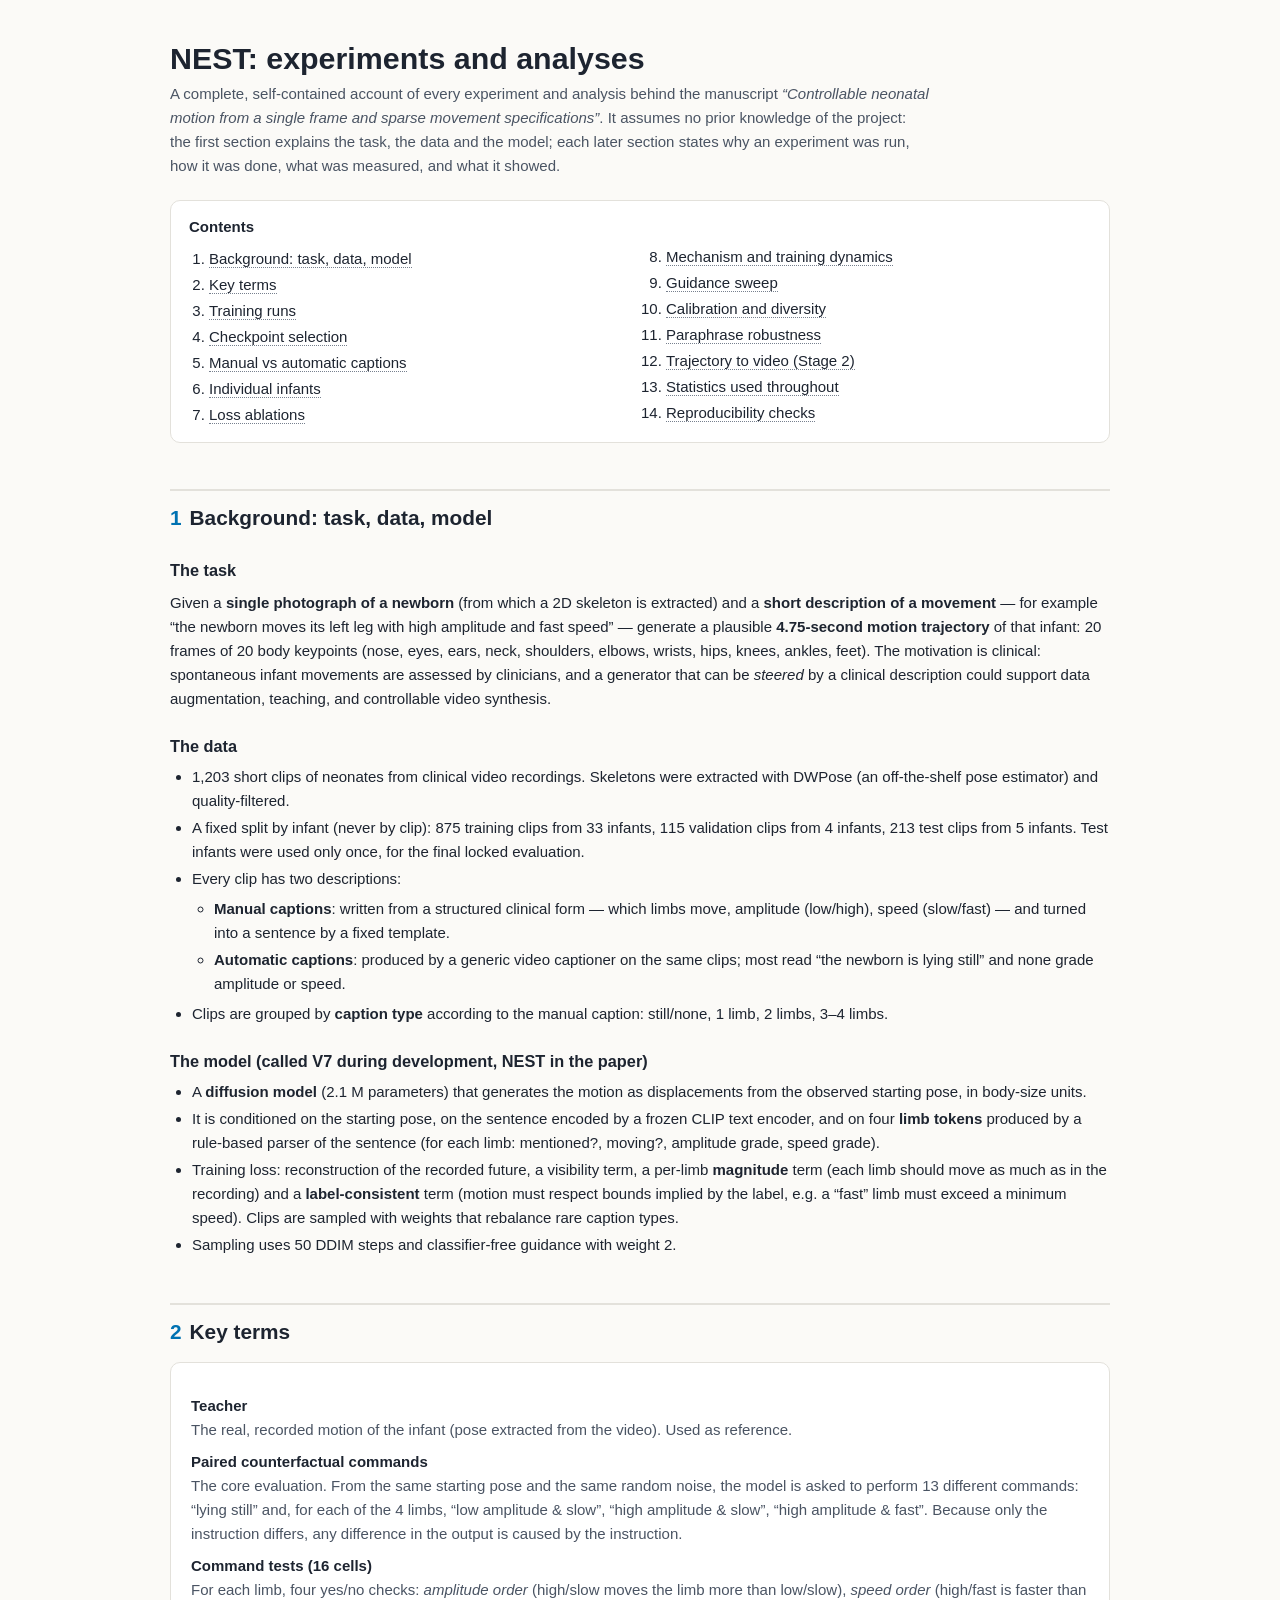
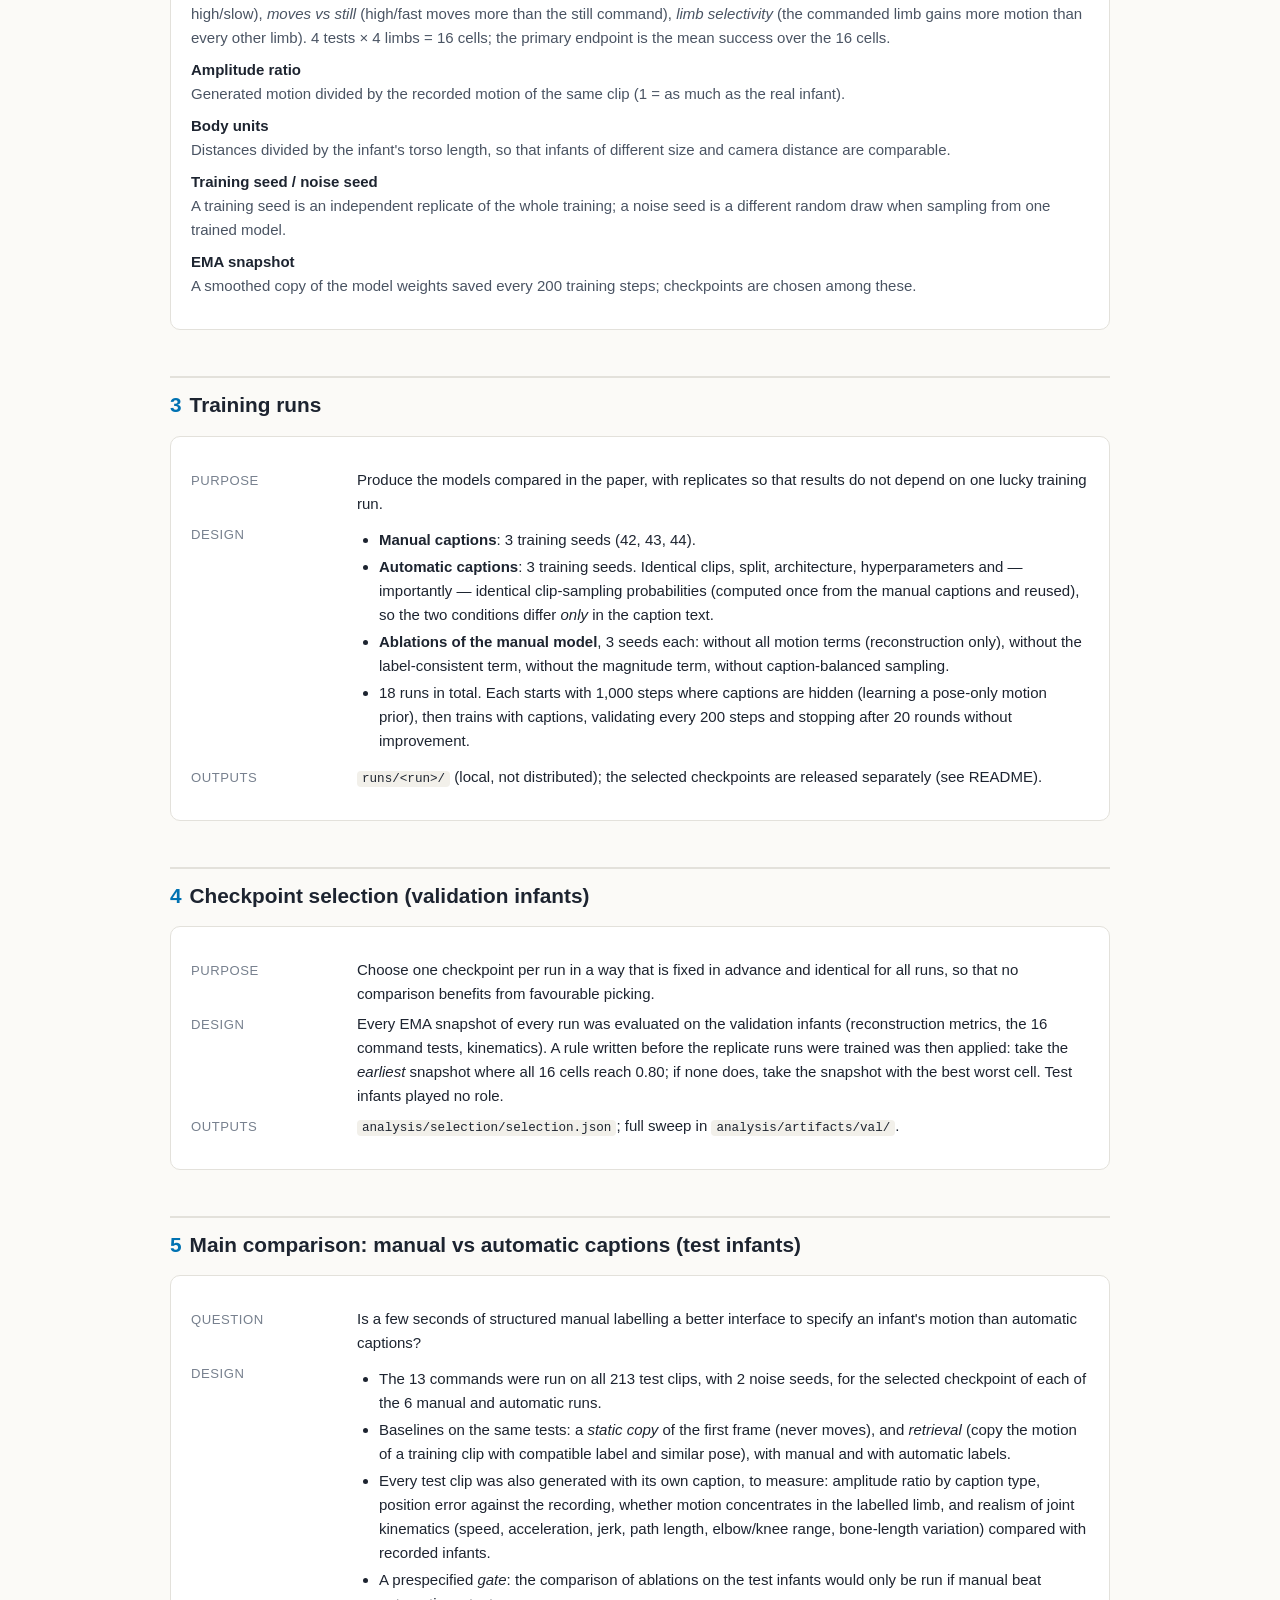
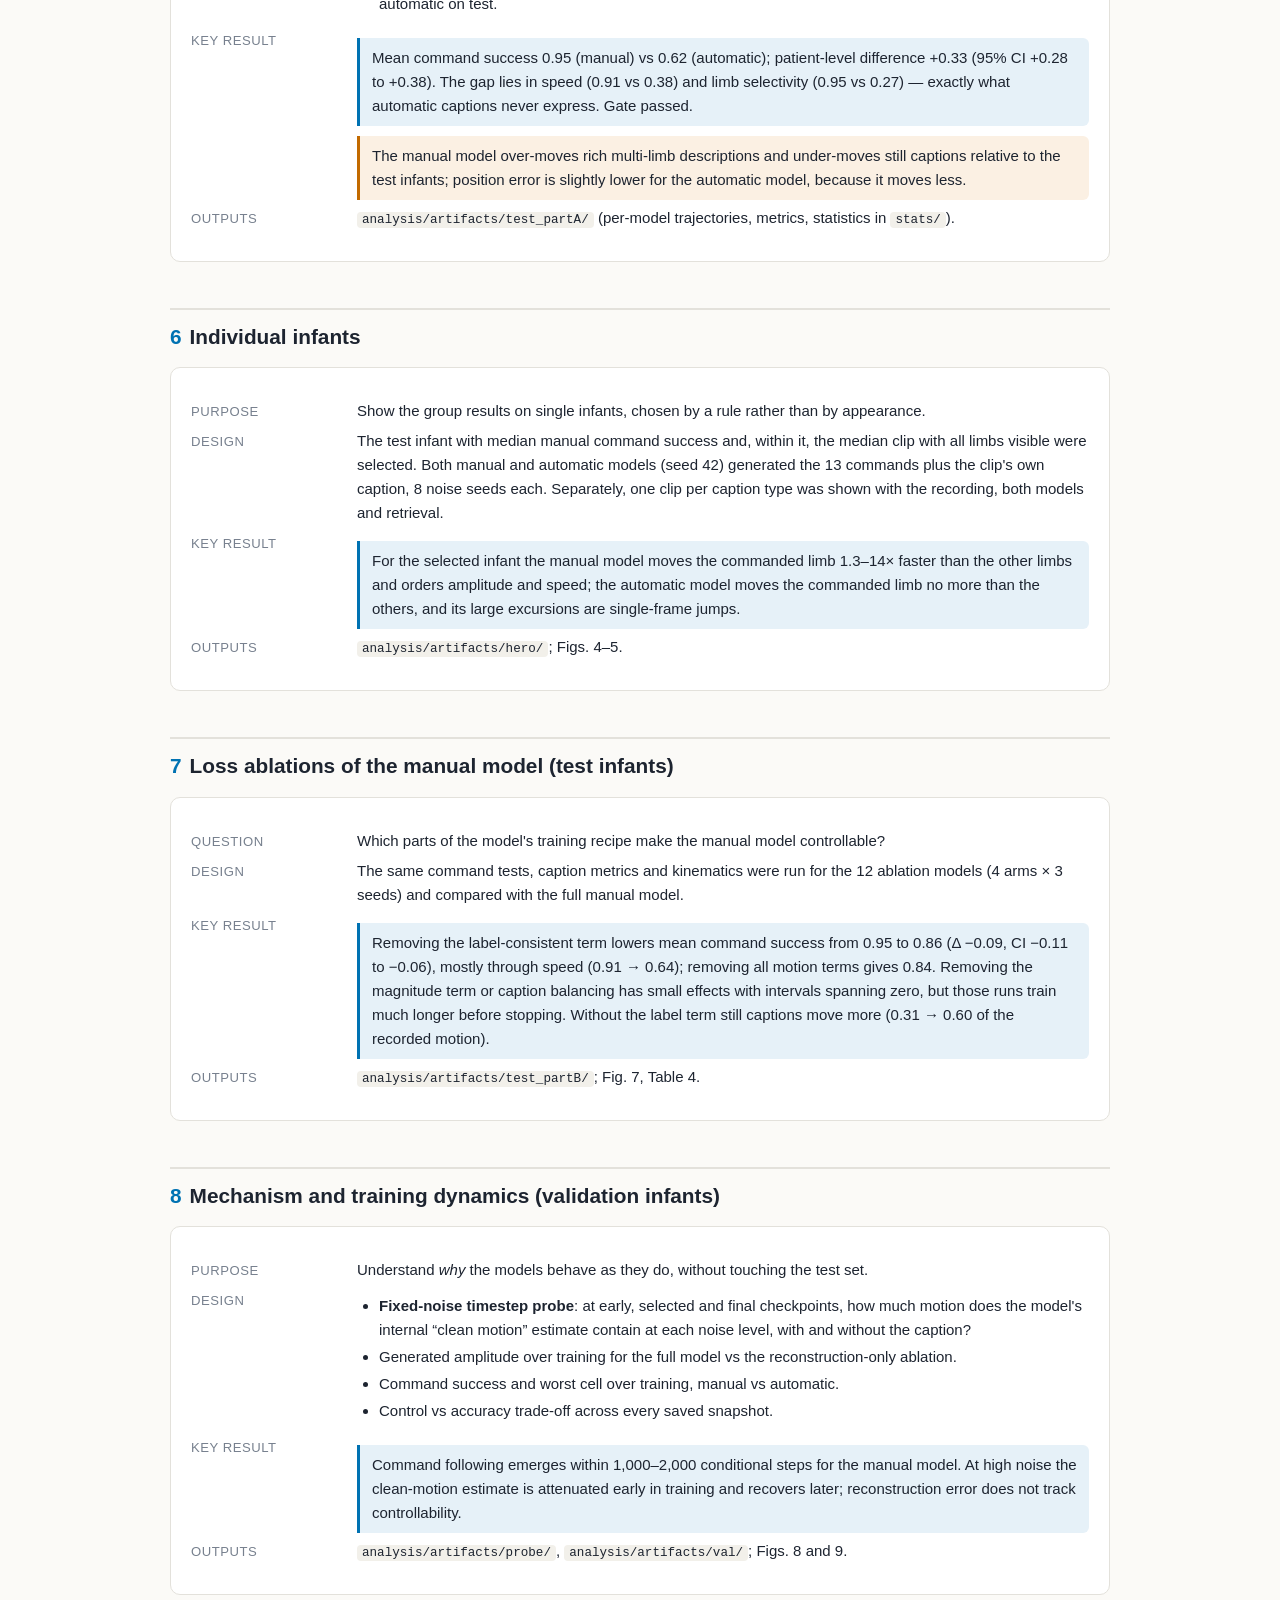
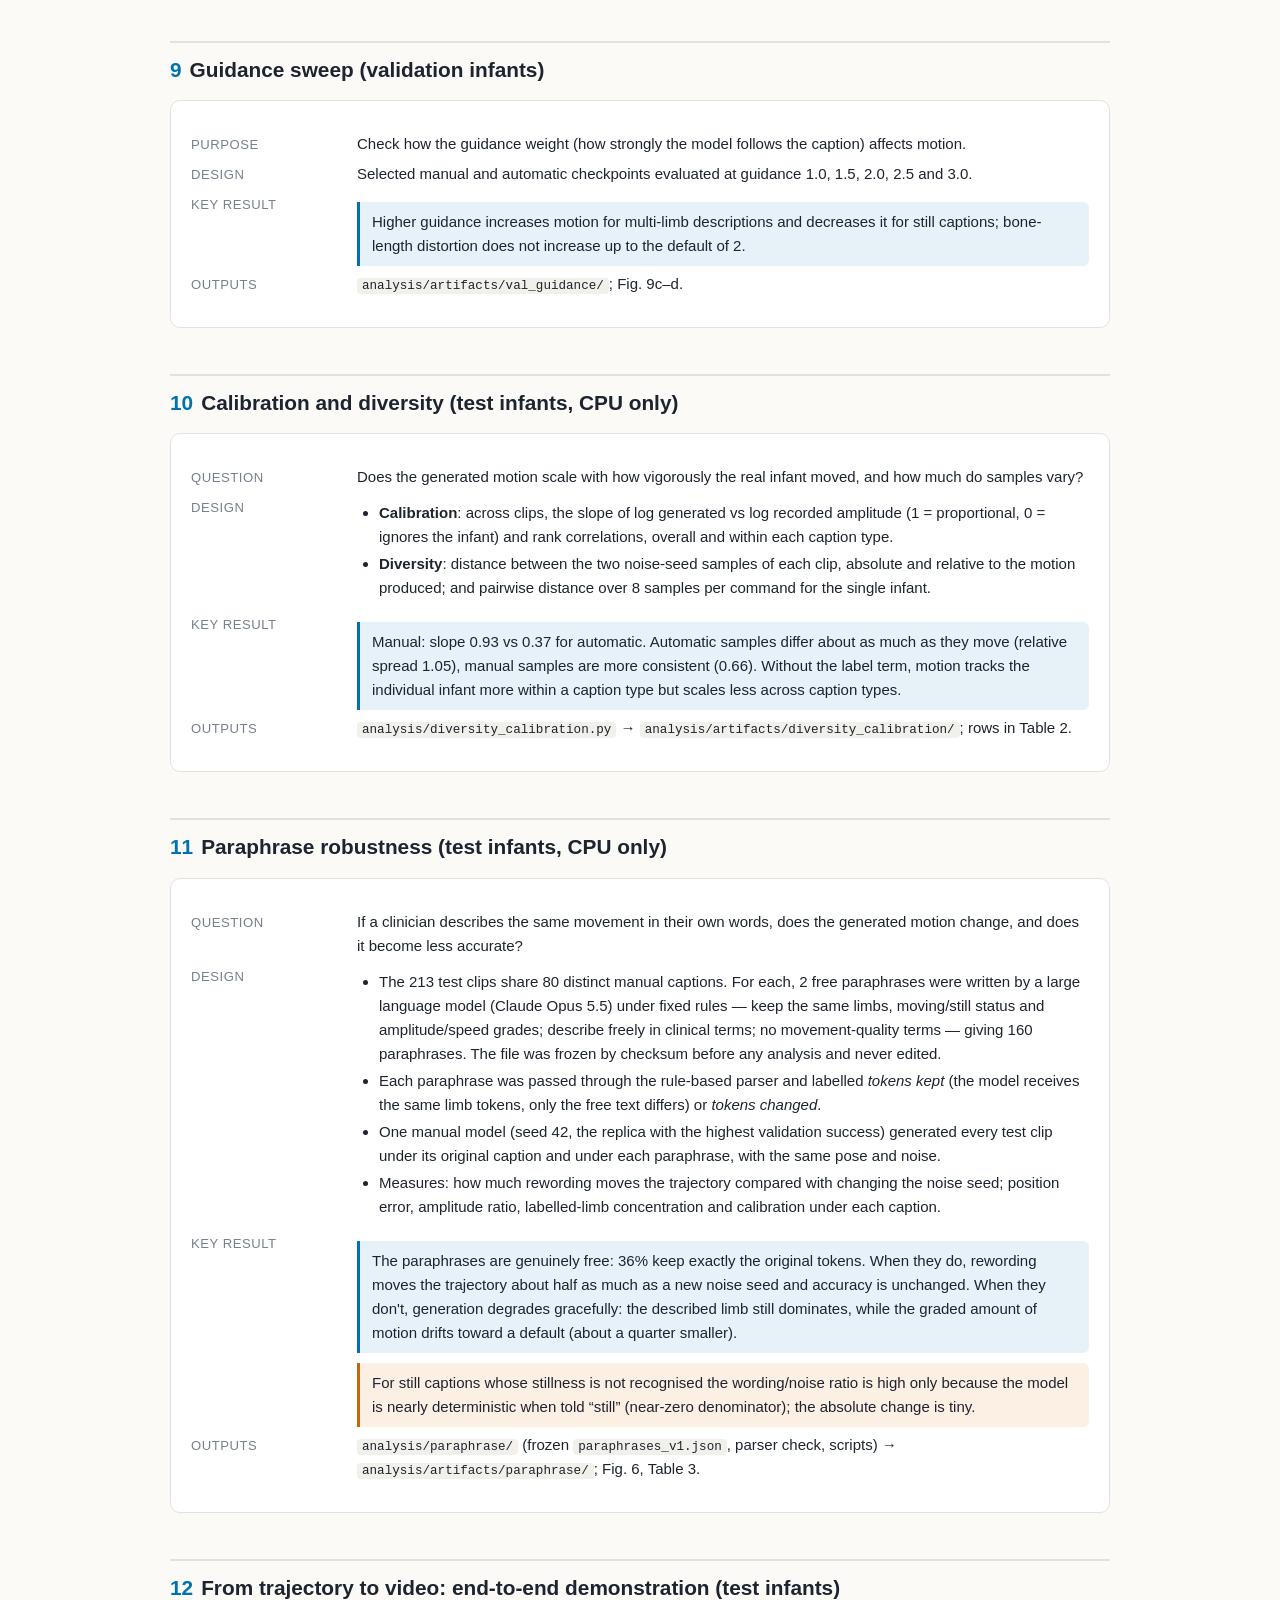
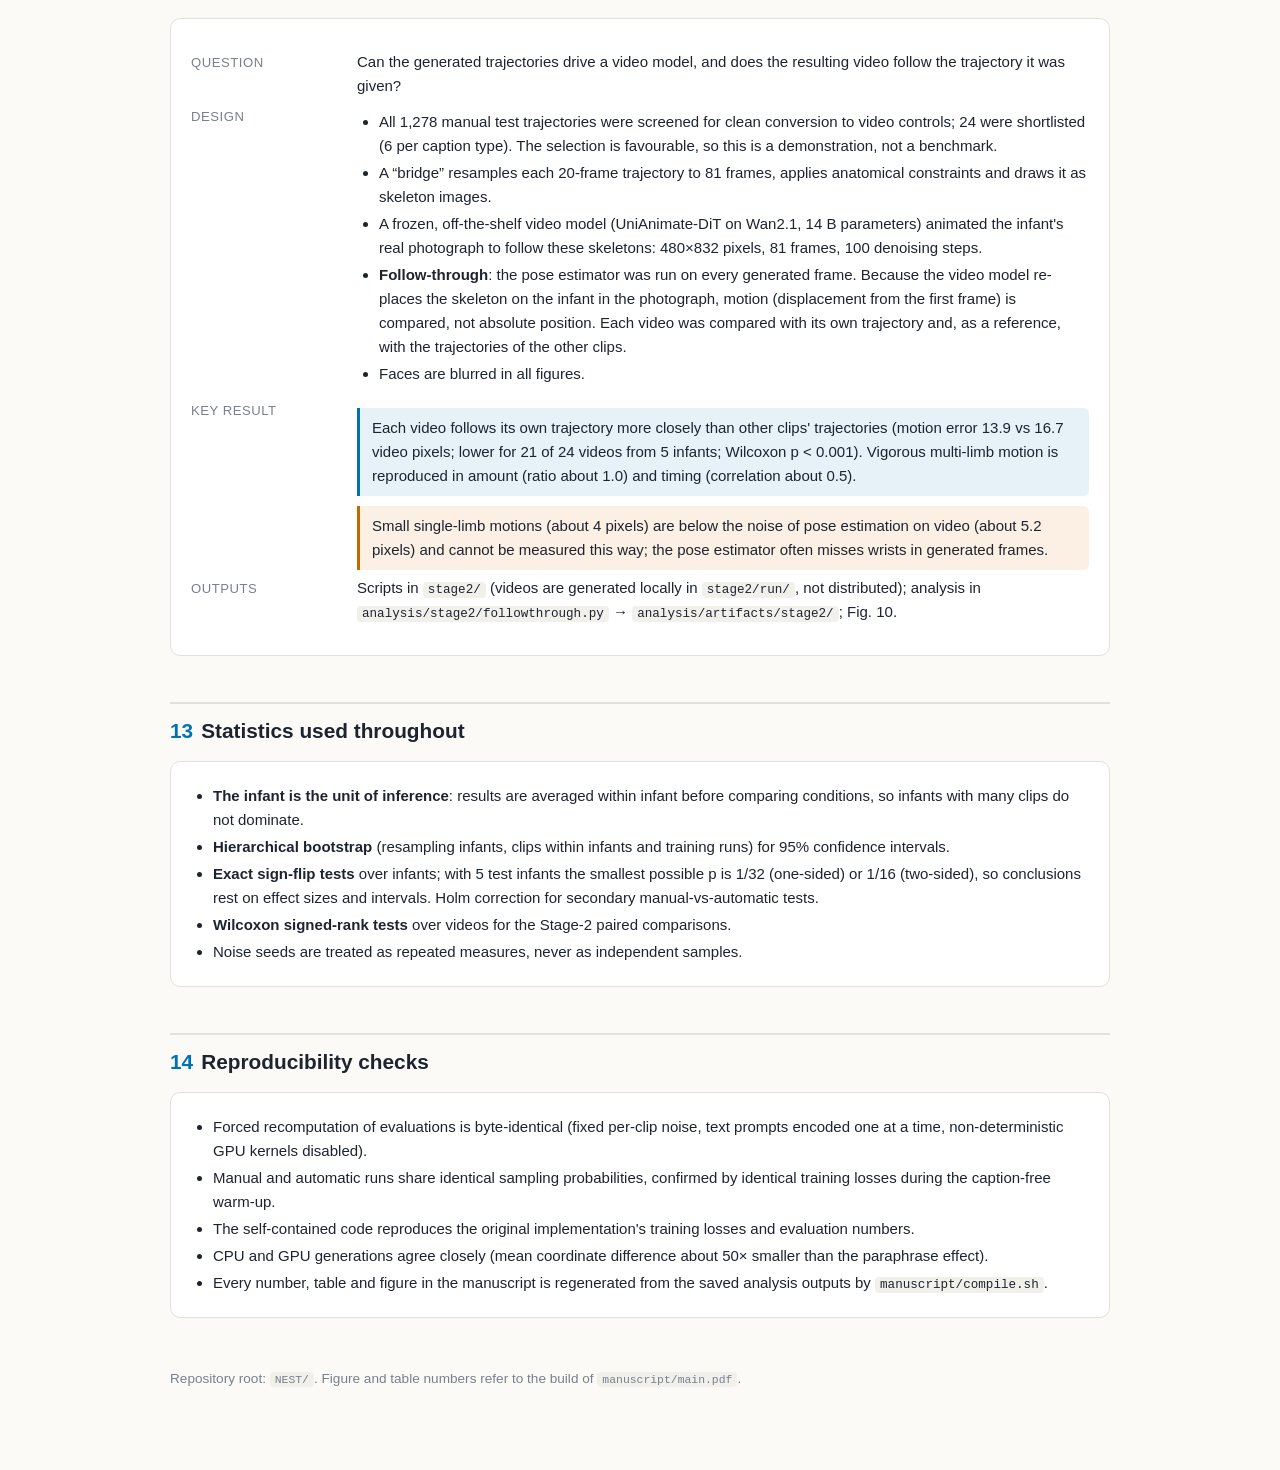
<file: docs/EXPERIMENTS.html>
<!doctype html>
<html lang="en">
<head>
<meta charset="utf-8">
<meta name="viewport" content="width=device-width, initial-scale=1">
<title>NEST experiments</title>
<style>
:root{
  --bg:#fbfaf7; --surface:#ffffff; --ink:#1d2430; --ink-2:#4a5463; --ink-3:#77808e;
  --line:#e3e1db; --accent:#0072B2; --accent-soft:#e6f1f8; --warm:#C26A00; --warm-soft:#fbf0e3;
  --code:#f2f0ea; color-scheme:light;
}
@media (prefers-color-scheme: dark){
  :root:not([data-theme="light"]){
    --bg:#14171c; --surface:#1b1f26; --ink:#e7e9ee; --ink-2:#b4bac5; --ink-3:#8b93a0;
    --line:#2c323c; --accent:#5aaee0; --accent-soft:#16283a; --warm:#e5a25a; --warm-soft:#2e2316;
    --code:#232831; color-scheme:dark;
  }
}
:root[data-theme="dark"]{
  --bg:#14171c; --surface:#1b1f26; --ink:#e7e9ee; --ink-2:#b4bac5; --ink-3:#8b93a0;
  --line:#2c323c; --accent:#5aaee0; --accent-soft:#16283a; --warm:#e5a25a; --warm-soft:#2e2316;
  --code:#232831; color-scheme:dark;
}
*{box-sizing:border-box}
body{margin:0;background:var(--bg);color:var(--ink);font:15px/1.6 "Inter","Helvetica Neue",Helvetica,Arial,sans-serif}
.wrap{max-width:980px;margin:0 auto;padding-block:40px 80px;padding-inline:20px}
header h1{font-size:1.9rem;line-height:1.2;margin:0 0 6px}
header p.sub{color:var(--ink-2);margin:0 0 22px;max-width:760px}
nav.toc{background:var(--surface);border:1px solid var(--line);border-radius:10px;padding:14px 18px;margin:0 0 30px}
nav.toc ol{margin:6px 0 0;padding-left:20px;columns:2;column-gap:32px}
nav.toc li{margin:2px 0;break-inside:avoid}
nav.toc a{color:var(--ink);text-decoration:none;border-bottom:1px dotted var(--ink-3)}
h2{font-size:1.3rem;margin:46px 0 10px;padding-top:10px;border-top:2px solid var(--line)}
h2 .n{color:var(--accent);margin-right:8px}
h3{font-size:1.02rem;margin:22px 0 6px}
p{margin:8px 0}
.card{background:var(--surface);border:1px solid var(--line);border-radius:10px;padding:16px 20px;margin:14px 0}
.grid{display:grid;grid-template-columns:150px 1fr;gap:6px 16px}
.grid dt{color:var(--ink-3);font-size:.82rem;text-transform:uppercase;letter-spacing:.04em;padding-top:2px}
.grid dd{margin:0}
@media (max-width:640px){.grid{grid-template-columns:1fr}.grid dt{margin-top:8px} nav.toc ol{columns:1}}
.finding{background:var(--accent-soft);border-left:3px solid var(--accent);padding:8px 12px;border-radius:0 6px 6px 0;margin-top:10px}
.caveat{background:var(--warm-soft);border-left:3px solid var(--warm);padding:8px 12px;border-radius:0 6px 6px 0;margin-top:10px}
code{background:var(--code);padding:1px 5px;border-radius:4px;font:.84em/1.4 "SF Mono",Menlo,Consolas,monospace}
ul{margin:6px 0;padding-left:22px}
li{margin:3px 0}
.tablewrap{overflow-x:auto;margin:10px 0}
table{border-collapse:collapse;width:100%;font-size:.9rem;background:var(--surface)}
th,td{border:1px solid var(--line);padding:6px 10px;text-align:left;vertical-align:top}
th{background:var(--code);font-weight:600}
.glossary dt{font-weight:600;margin-top:8px}
.glossary dd{margin:0 0 0 0;color:var(--ink-2)}
footer{margin-top:50px;color:var(--ink-3);font-size:.85rem}
</style>
</head>
<body>
<div class="wrap">

<header>
<h1>NEST: experiments and analyses</h1>
<p class="sub">A complete, self-contained account of every experiment and analysis behind the manuscript <em>“Controllable neonatal motion from a single frame and sparse movement specifications”</em>. It assumes no prior knowledge of the project: the first section explains the task, the data and the model; each later section states why an experiment was run, how it was done, what was measured, and what it showed.</p>
</header>

<nav class="toc"><strong>Contents</strong>
<ol>
<li><a href="#context">Background: task, data, model</a></li>
<li><a href="#terms">Key terms</a></li>
<li><a href="#training">Training runs</a></li>
<li><a href="#selection">Checkpoint selection</a></li>
<li><a href="#partA">Manual vs automatic captions</a></li>
<li><a href="#infants">Individual infants</a></li>
<li><a href="#partB">Loss ablations</a></li>
<li><a href="#mechanism">Mechanism and training dynamics</a></li>
<li><a href="#guidance">Guidance sweep</a></li>
<li><a href="#calibration">Calibration and diversity</a></li>
<li><a href="#paraphrase">Paraphrase robustness</a></li>
<li><a href="#stage2">Trajectory to video (Stage 2)</a></li>
<li><a href="#stats">Statistics used throughout</a></li>
<li><a href="#repro">Reproducibility checks</a></li>
</ol>
</nav>

<h2 id="context"><span class="n">1</span>Background: task, data, model</h2>
<h3>The task</h3>
<p>Given a <strong>single photograph of a newborn</strong> (from which a 2D skeleton is extracted) and a <strong>short description of a movement</strong> — for example “the newborn moves its left leg with high amplitude and fast speed” — generate a plausible <strong>4.75-second motion trajectory</strong> of that infant: 20 frames of 20 body keypoints (nose, eyes, ears, neck, shoulders, elbows, wrists, hips, knees, ankles, feet). The motivation is clinical: spontaneous infant movements are assessed by clinicians, and a generator that can be <em>steered</em> by a clinical description could support data augmentation, teaching, and controllable video synthesis.</p>

<h3>The data</h3>
<ul>
<li>1,203 short clips of neonates from clinical video recordings. Skeletons were extracted with DWPose (an off-the-shelf pose estimator) and quality-filtered.</li>
<li>A fixed split by infant (never by clip): 875 training clips from 33 infants, 115 validation clips from 4 infants, 213 test clips from 5 infants. Test infants were used only once, for the final locked evaluation.</li>
<li>Every clip has two descriptions:
  <ul>
  <li><strong>Manual captions</strong>: written from a structured clinical form — which limbs move, amplitude (low/high), speed (slow/fast) — and turned into a sentence by a fixed template.</li>
  <li><strong>Automatic captions</strong>: produced by a generic video captioner on the same clips; most read “the newborn is lying still” and none grade amplitude or speed.</li>
  </ul></li>
<li>Clips are grouped by <strong>caption type</strong> according to the manual caption: still/none, 1 limb, 2 limbs, 3–4 limbs.</li>
</ul>

<h3>The model (called V7 during development, NEST in the paper)</h3>
<ul>
<li>A <strong>diffusion model</strong> (2.1 M parameters) that generates the motion as displacements from the observed starting pose, in body-size units.</li>
<li>It is conditioned on the starting pose, on the sentence encoded by a frozen CLIP text encoder, and on four <strong>limb tokens</strong> produced by a rule-based parser of the sentence (for each limb: mentioned?, moving?, amplitude grade, speed grade).</li>
<li>Training loss: reconstruction of the recorded future, a visibility term, a per-limb <strong>magnitude</strong> term (each limb should move as much as in the recording) and a <strong>label-consistent</strong> term (motion must respect bounds implied by the label, e.g. a “fast” limb must exceed a minimum speed). Clips are sampled with weights that rebalance rare caption types.</li>
<li>Sampling uses 50 DDIM steps and classifier-free guidance with weight 2.</li>
</ul>

<h2 id="terms"><span class="n">2</span>Key terms</h2>
<div class="card"><dl class="glossary">
<dt>Teacher</dt><dd>The real, recorded motion of the infant (pose extracted from the video). Used as reference.</dd>
<dt>Paired counterfactual commands</dt><dd>The core evaluation. From the same starting pose and the same random noise, the model is asked to perform 13 different commands: “lying still” and, for each of the 4 limbs, “low amplitude &amp; slow”, “high amplitude &amp; slow”, “high amplitude &amp; fast”. Because only the instruction differs, any difference in the output is caused by the instruction.</dd>
<dt>Command tests (16 cells)</dt><dd>For each limb, four yes/no checks: <em>amplitude order</em> (high/slow moves the limb more than low/slow), <em>speed order</em> (high/fast is faster than high/slow), <em>moves vs still</em> (high/fast moves more than the still command), <em>limb selectivity</em> (the commanded limb gains more motion than every other limb). 4 tests × 4 limbs = 16 cells; the primary endpoint is the mean success over the 16 cells.</dd>
<dt>Amplitude ratio</dt><dd>Generated motion divided by the recorded motion of the same clip (1 = as much as the real infant).</dd>
<dt>Body units</dt><dd>Distances divided by the infant's torso length, so that infants of different size and camera distance are comparable.</dd>
<dt>Training seed / noise seed</dt><dd>A training seed is an independent replicate of the whole training; a noise seed is a different random draw when sampling from one trained model.</dd>
<dt>EMA snapshot</dt><dd>A smoothed copy of the model weights saved every 200 training steps; checkpoints are chosen among these.</dd>
</dl></div>

<h2 id="training"><span class="n">3</span>Training runs</h2>
<div class="card"><dl class="grid">
<dt>Purpose</dt><dd>Produce the models compared in the paper, with replicates so that results do not depend on one lucky training run.</dd>
<dt>Design</dt><dd>
<ul>
<li><strong>Manual captions</strong>: 3 training seeds (42, 43, 44).</li>
<li><strong>Automatic captions</strong>: 3 training seeds. Identical clips, split, architecture, hyperparameters and — importantly — identical clip-sampling probabilities (computed once from the manual captions and reused), so the two conditions differ <em>only</em> in the caption text.</li>
<li><strong>Ablations of the manual model</strong>, 3 seeds each: without all motion terms (reconstruction only), without the label-consistent term, without the magnitude term, without caption-balanced sampling.</li>
<li>18 runs in total. Each starts with 1,000 steps where captions are hidden (learning a pose-only motion prior), then trains with captions, validating every 200 steps and stopping after 20 rounds without improvement.</li>
</ul></dd>
<dt>Outputs</dt><dd><code>runs/&lt;run&gt;/</code> (local, not distributed); the selected checkpoints are released separately (see README).</dd>
</dl></div>

<h2 id="selection"><span class="n">4</span>Checkpoint selection (validation infants)</h2>
<div class="card"><dl class="grid">
<dt>Purpose</dt><dd>Choose one checkpoint per run in a way that is fixed in advance and identical for all runs, so that no comparison benefits from favourable picking.</dd>
<dt>Design</dt><dd>Every EMA snapshot of every run was evaluated on the validation infants (reconstruction metrics, the 16 command tests, kinematics). A rule written before the replicate runs were trained was then applied: take the <em>earliest</em> snapshot where all 16 cells reach 0.80; if none does, take the snapshot with the best worst cell. Test infants played no role.</dd>
<dt>Outputs</dt><dd><code>analysis/selection/selection.json</code>; full sweep in <code>analysis/artifacts/val/</code>.</dd>
</dl></div>

<h2 id="partA"><span class="n">5</span>Main comparison: manual vs automatic captions (test infants)</h2>
<div class="card"><dl class="grid">
<dt>Question</dt><dd>Is a few seconds of structured manual labelling a better interface to specify an infant's motion than automatic captions?</dd>
<dt>Design</dt><dd>
<ul>
<li>The 13 commands were run on all 213 test clips, with 2 noise seeds, for the selected checkpoint of each of the 6 manual and automatic runs.</li>
<li>Baselines on the same tests: a <em>static copy</em> of the first frame (never moves), and <em>retrieval</em> (copy the motion of a training clip with compatible label and similar pose), with manual and with automatic labels.</li>
<li>Every test clip was also generated with its own caption, to measure: amplitude ratio by caption type, position error against the recording, whether motion concentrates in the labelled limb, and realism of joint kinematics (speed, acceleration, jerk, path length, elbow/knee range, bone-length variation) compared with recorded infants.</li>
<li>A prespecified <em>gate</em>: the comparison of ablations on the test infants would only be run if manual beat automatic on test.</li>
</ul></dd>
<dt>Key result</dt><dd><div class="finding">Mean command success 0.95 (manual) vs 0.62 (automatic); patient-level difference +0.33 (95% CI +0.28 to +0.38). The gap lies in speed (0.91 vs 0.38) and limb selectivity (0.95 vs 0.27) — exactly what automatic captions never express. Gate passed.</div>
<div class="caveat">The manual model over-moves rich multi-limb descriptions and under-moves still captions relative to the test infants; position error is slightly lower for the automatic model, because it moves less.</div></dd>
<dt>Outputs</dt><dd><code>analysis/artifacts/test_partA/</code> (per-model trajectories, metrics, statistics in <code>stats/</code>).</dd>
</dl></div>

<h2 id="infants"><span class="n">6</span>Individual infants</h2>
<div class="card"><dl class="grid">
<dt>Purpose</dt><dd>Show the group results on single infants, chosen by a rule rather than by appearance.</dd>
<dt>Design</dt><dd>The test infant with median manual command success and, within it, the median clip with all limbs visible were selected. Both manual and automatic models (seed 42) generated the 13 commands plus the clip's own caption, 8 noise seeds each. Separately, one clip per caption type was shown with the recording, both models and retrieval.</dd>
<dt>Key result</dt><dd><div class="finding">For the selected infant the manual model moves the commanded limb 1.3–14× faster than the other limbs and orders amplitude and speed; the automatic model moves the commanded limb no more than the others, and its large excursions are single-frame jumps.</div></dd>
<dt>Outputs</dt><dd><code>analysis/artifacts/hero/</code>; Figs. 4–5.</dd>
</dl></div>

<h2 id="partB"><span class="n">7</span>Loss ablations of the manual model (test infants)</h2>
<div class="card"><dl class="grid">
<dt>Question</dt><dd>Which parts of the model's training recipe make the manual model controllable?</dd>
<dt>Design</dt><dd>The same command tests, caption metrics and kinematics were run for the 12 ablation models (4 arms × 3 seeds) and compared with the full manual model.</dd>
<dt>Key result</dt><dd><div class="finding">Removing the label-consistent term lowers mean command success from 0.95 to 0.86 (Δ −0.09, CI −0.11 to −0.06), mostly through speed (0.91 → 0.64); removing all motion terms gives 0.84. Removing the magnitude term or caption balancing has small effects with intervals spanning zero, but those runs train much longer before stopping. Without the label term still captions move more (0.31 → 0.60 of the recorded motion).</div></dd>
<dt>Outputs</dt><dd><code>analysis/artifacts/test_partB/</code>; Fig. 7, Table 4.</dd>
</dl></div>

<h2 id="mechanism"><span class="n">8</span>Mechanism and training dynamics (validation infants)</h2>
<div class="card"><dl class="grid">
<dt>Purpose</dt><dd>Understand <em>why</em> the models behave as they do, without touching the test set.</dd>
<dt>Design</dt><dd>
<ul>
<li><strong>Fixed-noise timestep probe</strong>: at early, selected and final checkpoints, how much motion does the model's internal “clean motion” estimate contain at each noise level, with and without the caption?</li>
<li>Generated amplitude over training for the full model vs the reconstruction-only ablation.</li>
<li>Command success and worst cell over training, manual vs automatic.</li>
<li>Control vs accuracy trade-off across every saved snapshot.</li>
</ul></dd>
<dt>Key result</dt><dd><div class="finding">Command following emerges within 1,000–2,000 conditional steps for the manual model. At high noise the clean-motion estimate is attenuated early in training and recovers later; reconstruction error does not track controllability.</div></dd>
<dt>Outputs</dt><dd><code>analysis/artifacts/probe/</code>, <code>analysis/artifacts/val/</code>; Figs. 8 and 9.</dd>
</dl></div>

<h2 id="guidance"><span class="n">9</span>Guidance sweep (validation infants)</h2>
<div class="card"><dl class="grid">
<dt>Purpose</dt><dd>Check how the guidance weight (how strongly the model follows the caption) affects motion.</dd>
<dt>Design</dt><dd>Selected manual and automatic checkpoints evaluated at guidance 1.0, 1.5, 2.0, 2.5 and 3.0.</dd>
<dt>Key result</dt><dd><div class="finding">Higher guidance increases motion for multi-limb descriptions and decreases it for still captions; bone-length distortion does not increase up to the default of 2.</div></dd>
<dt>Outputs</dt><dd><code>analysis/artifacts/val_guidance/</code>; Fig. 9c–d.</dd>
</dl></div>

<h2 id="calibration"><span class="n">10</span>Calibration and diversity (test infants, CPU only)</h2>
<div class="card"><dl class="grid">
<dt>Question</dt><dd>Does the generated motion scale with how vigorously the real infant moved, and how much do samples vary?</dd>
<dt>Design</dt><dd>
<ul>
<li><strong>Calibration</strong>: across clips, the slope of log generated vs log recorded amplitude (1 = proportional, 0 = ignores the infant) and rank correlations, overall and within each caption type.</li>
<li><strong>Diversity</strong>: distance between the two noise-seed samples of each clip, absolute and relative to the motion produced; and pairwise distance over 8 samples per command for the single infant.</li>
</ul></dd>
<dt>Key result</dt><dd><div class="finding">Manual: slope 0.93 vs 0.37 for automatic. Automatic samples differ about as much as they move (relative spread 1.05), manual samples are more consistent (0.66). Without the label term, motion tracks the individual infant more within a caption type but scales less across caption types.</div></dd>
<dt>Outputs</dt><dd><code>analysis/diversity_calibration.py</code> → <code>analysis/artifacts/diversity_calibration/</code>; rows in Table 2.</dd>
</dl></div>

<h2 id="paraphrase"><span class="n">11</span>Paraphrase robustness (test infants, CPU only)</h2>
<div class="card"><dl class="grid">
<dt>Question</dt><dd>If a clinician describes the same movement in their own words, does the generated motion change, and does it become less accurate?</dd>
<dt>Design</dt><dd>
<ul>
<li>The 213 test clips share 80 distinct manual captions. For each, 2 free paraphrases were written by a large language model (Claude Opus 5.5) under fixed rules — keep the same limbs, moving/still status and amplitude/speed grades; describe freely in clinical terms; no movement-quality terms — giving 160 paraphrases. The file was frozen by checksum before any analysis and never edited.</li>
<li>Each paraphrase was passed through the rule-based parser and labelled <em>tokens kept</em> (the model receives the same limb tokens, only the free text differs) or <em>tokens changed</em>.</li>
<li>One manual model (seed 42, the replica with the highest validation success) generated every test clip under its original caption and under each paraphrase, with the same pose and noise.</li>
<li>Measures: how much rewording moves the trajectory compared with changing the noise seed; position error, amplitude ratio, labelled-limb concentration and calibration under each caption.</li>
</ul></dd>
<dt>Key result</dt><dd><div class="finding">The paraphrases are genuinely free: 36% keep exactly the original tokens. When they do, rewording moves the trajectory about half as much as a new noise seed and accuracy is unchanged. When they don't, generation degrades gracefully: the described limb still dominates, while the graded amount of motion drifts toward a default (about a quarter smaller).</div>
<div class="caveat">For still captions whose stillness is not recognised the wording/noise ratio is high only because the model is nearly deterministic when told “still” (near-zero denominator); the absolute change is tiny.</div></dd>
<dt>Outputs</dt><dd><code>analysis/paraphrase/</code> (frozen <code>paraphrases_v1.json</code>, parser check, scripts) → <code>analysis/artifacts/paraphrase/</code>; Fig. 6, Table 3.</dd>
</dl></div>

<h2 id="stage2"><span class="n">12</span>From trajectory to video: end-to-end demonstration (test infants)</h2>
<div class="card"><dl class="grid">
<dt>Question</dt><dd>Can the generated trajectories drive a video model, and does the resulting video follow the trajectory it was given?</dd>
<dt>Design</dt><dd>
<ul>
<li>All 1,278 manual test trajectories were screened for clean conversion to video controls; 24 were shortlisted (6 per caption type). The selection is favourable, so this is a demonstration, not a benchmark.</li>
<li>A “bridge” resamples each 20-frame trajectory to 81 frames, applies anatomical constraints and draws it as skeleton images.</li>
<li>A frozen, off-the-shelf video model (UniAnimate-DiT on Wan2.1, 14 B parameters) animated the infant's real photograph to follow these skeletons: 480×832 pixels, 81 frames, 100 denoising steps.</li>
<li><strong>Follow-through</strong>: the pose estimator was run on every generated frame. Because the video model re-places the skeleton on the infant in the photograph, motion (displacement from the first frame) is compared, not absolute position. Each video was compared with its own trajectory and, as a reference, with the trajectories of the other clips.</li>
<li>Faces are blurred in all figures.</li>
</ul></dd>
<dt>Key result</dt><dd><div class="finding">Each video follows its own trajectory more closely than other clips' trajectories (motion error 13.9 vs 16.7 video pixels; lower for 21 of 24 videos from 5 infants; Wilcoxon p &lt; 0.001). Vigorous multi-limb motion is reproduced in amount (ratio about 1.0) and timing (correlation about 0.5).</div>
<div class="caveat">Small single-limb motions (about 4 pixels) are below the noise of pose estimation on video (about 5.2 pixels) and cannot be measured this way; the pose estimator often misses wrists in generated frames.</div></dd>
<dt>Outputs</dt><dd>Scripts in <code>stage2/</code> (videos are generated locally in <code>stage2/run/</code>, not distributed); analysis in <code>analysis/stage2/followthrough.py</code> → <code>analysis/artifacts/stage2/</code>; Fig. 10.</dd>
</dl></div>

<h2 id="stats"><span class="n">13</span>Statistics used throughout</h2>
<div class="card">
<ul>
<li><strong>The infant is the unit of inference</strong>: results are averaged within infant before comparing conditions, so infants with many clips do not dominate.</li>
<li><strong>Hierarchical bootstrap</strong> (resampling infants, clips within infants and training runs) for 95% confidence intervals.</li>
<li><strong>Exact sign-flip tests</strong> over infants; with 5 test infants the smallest possible p is 1/32 (one-sided) or 1/16 (two-sided), so conclusions rest on effect sizes and intervals. Holm correction for secondary manual-vs-automatic tests.</li>
<li><strong>Wilcoxon signed-rank tests</strong> over videos for the Stage-2 paired comparisons.</li>
<li>Noise seeds are treated as repeated measures, never as independent samples.</li>
</ul>
</div>

<h2 id="repro"><span class="n">14</span>Reproducibility checks</h2>
<div class="card">
<ul>
<li>Forced recomputation of evaluations is byte-identical (fixed per-clip noise, text prompts encoded one at a time, non-deterministic GPU kernels disabled).</li>
<li>Manual and automatic runs share identical sampling probabilities, confirmed by identical training losses during the caption-free warm-up.</li>
<li>The self-contained code reproduces the original implementation's training losses and evaluation numbers.</li>
<li>CPU and GPU generations agree closely (mean coordinate difference about 50× smaller than the paraphrase effect).</li>
<li>Every number, table and figure in the manuscript is regenerated from the saved analysis outputs by <code>manuscript/compile.sh</code>.</li>
</ul>
</div>

<footer>Repository root: <code>NEST/</code>. Figure and table numbers refer to the build of <code>manuscript/main.pdf</code>.</footer>
</div>
</body>
</html>
</file>
<file: project-page/static/css/index.css>
/* NEST project page. Layout and visual identity follow the Nerfies project page template
   (https://github.com/nerfies/nerfies.github.io, CC BY-SA 4.0). */

body {
  font-family: 'Noto Sans', 'Helvetica Neue', Arial, sans-serif;
  color: #262626;
  background: #ffffff;
}

.publication-title,
.publication-authors,
.title,
.subtitle {
  font-family: 'Noto Sans', 'Helvetica Neue', Arial, sans-serif;
}

.publication-title { line-height: 1.25; }
.publication-title .nest { font-variant: small-caps; letter-spacing: 0.02em; }

.publication-authors { color: #555; }
.publication-authors .placeholder-note { color: #8a8a8a; font-style: italic; }

.author-block { display: inline-block; }

.link-block a { margin: 5px 3px; }
.button.is-dark[disabled],
.button.is-dark.is-unavailable {
  background-color: #b8b8b8;
  border-color: transparent;
  cursor: not-allowed;
  opacity: 1;
}
.button .icon svg { width: 1em; height: 1em; fill: currentColor; }

.section { padding: 2.5rem 1.5rem; }
.section.is-tight { padding-top: 1rem; }

.title.is-3 { margin-bottom: 1.1rem; }
.title.is-4 { margin-top: 1.8rem; margin-bottom: 0.8rem; }

.content p, .content li { line-height: 1.65; }
.content .lead { font-size: 1.08rem; }

/* figures */
.paper-figure { margin: 1.2rem 0 0.4rem; }
.paper-figure img,
.paper-figure video {
  width: 100%;
  height: auto;
  display: block;
  border-radius: 6px;
}
.paper-figure figcaption {
  font-size: 0.9rem;
  color: #4a4a4a;
  margin-top: 0.55rem;
  line-height: 1.5;
  text-align: left;
}
.paper-figure figcaption b { color: #262626; }
.figure-source { color: #8a8a8a; font-size: 0.82rem; }

/* key numbers */
.keynums {
  display: grid;
  grid-template-columns: repeat(auto-fit, minmax(150px, 1fr));
  gap: 0.8rem;
  margin: 1.2rem 0 0.6rem;
}
.keynum {
  background: #f6f7f9;
  border-radius: 8px;
  padding: 0.75rem 0.9rem;
}
.keynum .value { font-size: 1.45rem; font-weight: 600; color: #1a1a1a; line-height: 1.2; }
.keynum .label { font-size: 0.82rem; color: #5a5a5a; line-height: 1.35; margin-top: 0.15rem; }
.manual-c { color: #0072B2; }
.auto-c { color: #C26A00; }

/* comparison table */
.table-wrap { overflow-x: auto; margin: 1rem 0; }
table.compact { font-size: 0.9rem; }
table.compact th, table.compact td { padding: 0.35em 0.7em; white-space: nowrap; }
table.compact td.num, table.compact th.num { text-align: right; }

/* teaser flow */
.teaser-flow {
  display: grid;
  grid-template-columns: 1fr auto 1fr auto 1.3fr;
  align-items: center;
  gap: 0.8rem;
  margin: 0.5rem 0 1rem;
}
.flow-box {
  border: 1px solid #dedede;
  border-radius: 10px;
  padding: 0.9rem 1rem;
  background: #fafafa;
  text-align: center;
  font-size: 0.95rem;
  line-height: 1.45;
}
.flow-box .flow-title { font-weight: 600; margin-bottom: 0.3rem; }
.flow-box.is-model { background: #eef5fb; border-color: #b7d3ea; font-weight: 600; font-size: 1.15rem; }
.flow-box .spec { font-style: italic; color: #0072B2; }
.flow-arrow { font-size: 1.4rem; color: #8a8a8a; }
.teaser-flow.is-main { grid-template-columns: 1fr auto 1.25fr auto 0.55fr auto 1.25fr; }
@media (max-width: 768px) {
  .teaser-flow, .teaser-flow.is-main { grid-template-columns: 1fr; }
  .flow-arrow { transform: rotate(90deg); text-align: center; }
}

/* demonstrations */
.cmd-buttons { display: flex; flex-wrap: wrap; gap: 0.35rem; justify-content: center; margin: 0.6rem 0 1rem; }
.cmd-buttons .button { font-size: 0.82rem; }
.cmd-buttons .button.is-selected { background: #0072B2; color: #fff; border-color: #0072B2; }
.demo-pair { display: grid; grid-template-columns: 1fr 1fr; gap: 1rem; }
.demo-cell { text-align: center; }
.demo-cell video { width: 100%; max-width: 340px; border: 1px solid #e3e3e3; border-radius: 8px; background: #fff; }
.demo-cell .demo-label { font-weight: 600; margin-top: 0.3rem; }
.demo-prompt { text-align: center; font-style: italic; color: #4a4a4a; margin-bottom: 0.4rem; }
.demo-grid { display: grid; grid-template-columns: repeat(7, 1fr); gap: 0.5rem; }
@media (max-width: 900px) { .demo-grid { grid-template-columns: repeat(4, 1fr); } }
@media (max-width: 500px) { .demo-grid { grid-template-columns: repeat(3, 1fr); } }
.demo-grid figure { margin: 0; text-align: center; font-size: 0.78rem; color: #4a4a4a; }
.demo-grid video { width: 100%; border: 1px solid #e3e3e3; border-radius: 6px; background: #fff; }
.sync-controls { text-align: center; margin: 0.6rem 0; }
@media (max-width: 600px) { .demo-pair { grid-template-columns: 1fr; } }

/* restricted assets: shown only when present locally; otherwise a labelled placeholder */
.restricted .placeholder { display: none; }
.restricted.is-missing img,
.restricted.is-missing video,
.restricted.is-missing .restricted-content { display: none !important; }
.restricted.is-missing .placeholder {
  display: flex;
  align-items: center;
  justify-content: center;
  text-align: center;
  min-height: 160px;
  padding: 1.2rem;
  border: 1.5px dashed #c4c4c4;
  border-radius: 8px;
  color: #7a7a7a;
  background: #fbfbfb;
  font-size: 0.9rem;
  line-height: 1.5;
}

/* notes */
.notice {
  border-left: 3px solid #C26A00;
  background: #fdf6ee;
  padding: 0.7rem 1rem;
  border-radius: 0 6px 6px 0;
  font-size: 0.93rem;
}
.availability td { white-space: normal !important; }
.availability td:first-child { font-weight: 600; width: 30%; }

pre.bibtex {
  background: #f5f5f5;
  border-radius: 6px;
  font-size: 0.85rem;
  white-space: pre-wrap;
}

.footer { padding: 2.5rem 1.5rem 3rem; background: #fafafa; }
.footer .content { font-size: 0.88rem; color: #555; }

.video-figure video { max-width: 640px; margin: 0 auto; }
.restricted.is-missing figcaption { display: none; }
#demonstrations.demos-missing .cmd-buttons,
#demonstrations.demos-missing .sync-controls,
#demonstrations.demos-missing .demo-prompt,
#demonstrations.demos-missing .demo-label { display: none; }
</file>
